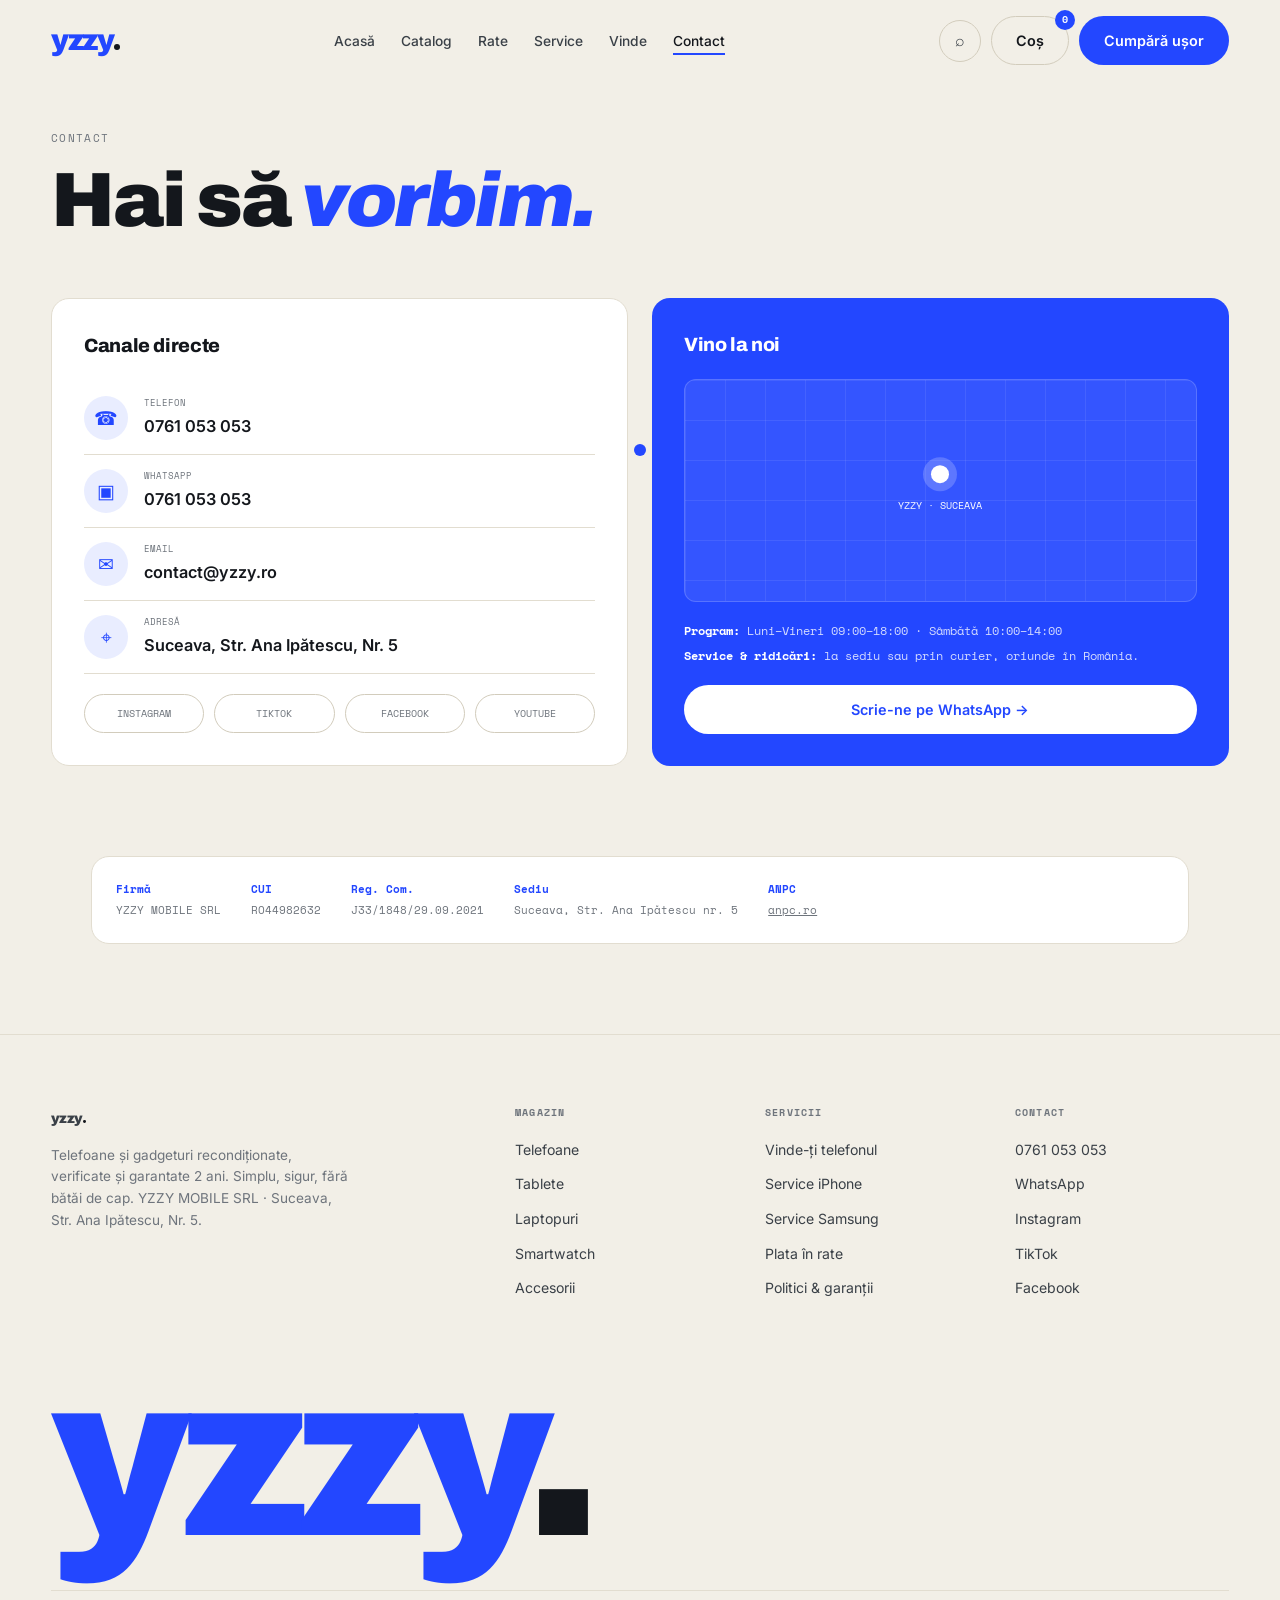
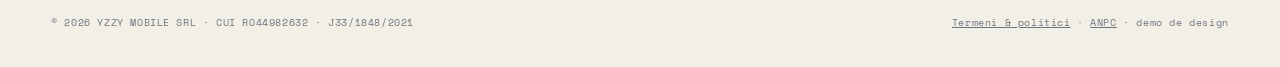
<file: contact.html>
<!DOCTYPE html>
<html lang="ro">
<head>
<meta charset="UTF-8">
<meta name="viewport" content="width=device-width, initial-scale=1.0">
<title>Contact — YZZY · Suceava</title>
<meta name="description" content="Contactează YZZY: telefon 0761 053 053, WhatsApp, email, sediu în Suceava, Str. Ana Ipătescu nr. 5.">
<link rel="stylesheet" href="theme.css?v=2">
<style>
.ct-hero{padding:130px 4vw 40px}
.ct-hero h1{font-size:clamp(2.6rem,6vw,5rem)}
.ct-grid{display:grid;grid-template-columns:1fr 1fr;gap:24px;padding:20px 4vw 90px}
@media(max-width:900px){.ct-grid{grid-template-columns:1fr}}
.ct-card{background:var(--card);border:1px solid var(--line);border-radius:var(--radius);padding:32px}
.ct-card h3{font-family:var(--f-display);font-weight:800;font-size:1.2rem;margin-bottom:20px;letter-spacing:-.02em}
.ct-item{display:flex;gap:16px;align-items:center;padding:14px 0;border-bottom:1px solid var(--line);text-decoration:none;color:var(--ink);transition:color .2s}
.ct-item:last-child{border-bottom:none}
.ct-item:hover{color:var(--blue)}
.ct-item .ic{width:44px;height:44px;border-radius:50%;background:var(--blue-tint);display:grid;place-items:center;font-size:1.2rem;flex:none;color:var(--blue)}
.ct-item .lbl{font-family:var(--f-mono);font-size:.58rem;text-transform:uppercase;color:var(--ink-soft);display:block;margin-bottom:2px}
.ct-item b{font-size:1.02rem;font-weight:600}
.socials{display:flex;gap:10px;margin-top:20px}
.socials a{flex:1;text-align:center;border:1.5px solid var(--line-2);border-radius:100px;padding:11px;font-family:var(--f-mono);font-size:.6rem;text-transform:uppercase;color:var(--ink-soft);text-decoration:none;transition:all .2s}
.socials a:hover{border-color:var(--blue);color:var(--blue)}
.map-card{background:var(--blue);color:#fff;border-radius:var(--radius);padding:32px;display:flex;flex-direction:column}
.map-vis{flex:1;min-height:220px;border-radius:12px;background:rgba(255,255,255,.08);position:relative;margin-bottom:20px;overflow:hidden;border:1px solid rgba(255,255,255,.18)}
.map-vis::before{content:"";position:absolute;inset:0;background-image:linear-gradient(rgba(255,255,255,.08) 1px,transparent 1px),linear-gradient(90deg,rgba(255,255,255,.08) 1px,transparent 1px);background-size:40px 40px}
.map-pin{position:absolute;top:50%;left:50%;transform:translate(-50%,-50%);text-align:center}
.map-pin .dot{width:18px;height:18px;border-radius:50%;background:#fff;margin:0 auto 8px;box-shadow:0 0 0 8px rgba(255,255,255,.2)}
.map-pin span{font-family:var(--f-mono);font-size:.6rem;text-transform:uppercase}
.map-card h3{font-family:var(--f-display);font-weight:800;font-size:1.2rem;margin-bottom:18px;letter-spacing:-.02em}
.hours{font-family:var(--f-mono);font-size:.72rem;color:rgba(255,255,255,.8)}
.hours b{color:#fff}
.map-card .btn{background:#fff;color:var(--blue)}
.legal-strip{padding:0 4vw 90px;max-width:1200px;margin:0 auto}
.legal-strip .lbox{background:var(--card);border:1px solid var(--line);border-radius:var(--radius);padding:24px;display:flex;gap:30px;flex-wrap:wrap;font-family:var(--f-mono);font-size:.66rem;color:var(--ink-soft)}
.legal-strip .lbox b{color:var(--blue);display:block;margin-bottom:4px}
</style>
</head>
<body>
<nav id="nav"></nav>

<header class="ct-hero">
  <span class="sec-num" style="display:block;margin-bottom:16px">CONTACT</span>
  <h1 class="display">Hai să <em class="blue">vorbim.</em></h1>
</header>

<div class="ct-grid">
  <div class="ct-card reveal">
    <h3>Canale directe</h3>
    <a class="ct-item" href="tel:0761053053"><span class="ic">☎</span><span><span class="lbl">Telefon</span><b>0761 053 053</b></span></a>
    <a class="ct-item" href="https://wa.me/+40761053053"><span class="ic">▣</span><span><span class="lbl">WhatsApp</span><b>0761 053 053</b></span></a>
    <a class="ct-item" href="mailto:contact@yzzy.ro"><span class="ic">✉</span><span><span class="lbl">Email</span><b>contact@yzzy.ro</b></span></a>
    <a class="ct-item" href="https://yzzy.ro/contact/" target="_blank" rel="noopener"><span class="ic">⌖</span><span><span class="lbl">Adresă</span><b>Suceava, Str. Ana Ipătescu, Nr. 5</b></span></a>
    <div class="socials">
      <a href="https://www.instagram.com/yzzy.ro/">Instagram</a>
      <a href="https://www.tiktok.com/@yzzy.ro">TikTok</a>
      <a href="https://www.facebook.com/yzzy.mobile">Facebook</a>
      <a href="https://www.youtube.com/@yzzy.mobile">YouTube</a>
    </div>
  </div>
  <div class="map-card reveal">
    <h3>Vino la noi</h3>
    <div class="map-vis"><div class="map-pin"><div class="dot"></div><span>YZZY · Suceava</span></div></div>
    <p class="hours"><b>Program:</b> Luni–Vineri 09:00–18:00 · Sâmbătă 10:00–14:00</p>
    <p class="hours" style="margin-top:6px"><b>Service & ridicări:</b> la sediu sau prin curier, oriunde în România.</p>
    <a class="btn" href="https://wa.me/+40761053053" style="margin-top:20px;justify-content:center">Scrie-ne pe WhatsApp →</a>
  </div>
</div>

<div class="legal-strip reveal">
  <div class="lbox">
    <div><b>Firmă</b>YZZY MOBILE SRL</div>
    <div><b>CUI</b>RO44982632</div>
    <div><b>Reg. Com.</b>J33/1848/29.09.2021</div>
    <div><b>Sediu</b>Suceava, Str. Ana Ipătescu nr. 5</div>
    <div><b>ANPC</b><a href="https://anpc.ro/" target="_blank" rel="noopener" style="color:var(--ink-soft)">anpc.ro</a></div>
  </div>
</div>

<footer id="footer"></footer>

<script src="data/catalog.js?v=2"></script>
<script src="app.js?v=2"></script>
<script>
renderNav('contact.html');
renderFooter(document.getElementById('footer'));
initReveal();
</script>
</body>
</html>
</file>
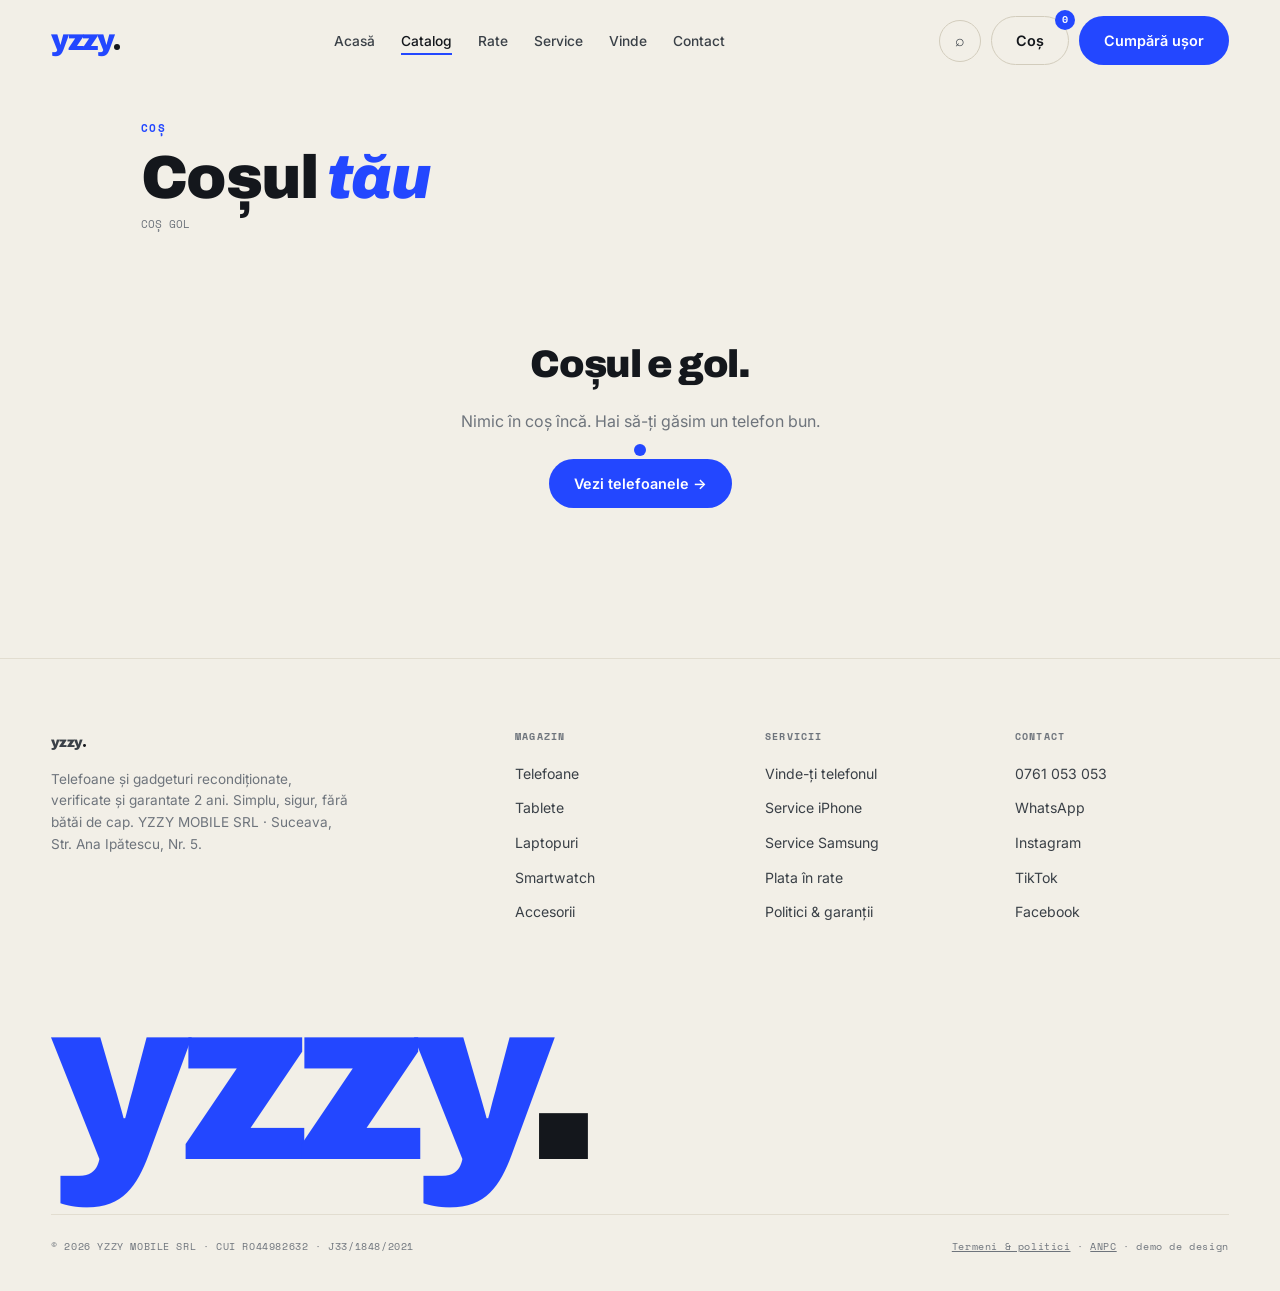
<file: cos.html>
<!DOCTYPE html>
<html lang="ro">
<head>
<meta charset="UTF-8">
<meta name="viewport" content="width=device-width, initial-scale=1.0">
<title>Coșul tău — YZZY</title>
<link rel="stylesheet" href="theme.css?v=2">
<style>
.cos{padding:120px 4vw 90px;max-width:1100px;margin:0 auto}
.cos h1{font-size:clamp(2.2rem,5vw,3.8rem);margin-bottom:8px}
.cos-sub{font-family:var(--f-mono);font-size:.68rem;text-transform:uppercase;color:var(--ink-soft);margin-bottom:40px}
.cos-grid{display:grid;grid-template-columns:1fr 360px;gap:28px;align-items:start}
@media(max-width:900px){.cos-grid{grid-template-columns:1fr}}
.ci-item{display:grid;grid-template-columns:90px 1fr auto;gap:18px;align-items:center;background:var(--card);border:1px solid var(--line);border-radius:var(--radius);padding:16px;margin-bottom:12px}
.ci-thumb{width:90px;height:90px;border-radius:12px;background:var(--paper);display:grid;place-items:center;padding:10px}
.ci-thumb img{max-width:100%;max-height:100%;object-fit:contain;mix-blend-mode:multiply}
.ci-info b{display:block;font-size:1rem;margin-bottom:4px;font-weight:600}
.ci-info .meta{font-family:var(--f-mono);font-size:.6rem;text-transform:uppercase;color:var(--ink-soft)}
.ci-info .price{font-family:var(--f-display);font-weight:800;color:var(--ink);margin-top:8px;font-size:1.2rem;letter-spacing:-.02em}
.ci-right{display:flex;flex-direction:column;align-items:flex-end;gap:12px}
.ci-right .qty{display:flex;align-items:center;border:1.5px solid var(--line-2);border-radius:100px;overflow:hidden}
.ci-right .qty button{width:34px;height:36px;background:none;border:none;color:var(--blue);cursor:none}
.ci-right .qty span{width:34px;text-align:center;font-family:var(--f-display);font-weight:800}
.ci-right .rm{background:none;border:none;color:var(--ink-soft);font-family:var(--f-mono);font-size:.6rem;text-transform:uppercase;cursor:none}
.ci-right .rm:hover{color:#D6453C}
.summary{background:var(--card);border:1px solid var(--line);border-radius:var(--radius);padding:26px;position:sticky;top:90px}
.summary h3{font-family:var(--f-display);font-weight:800;font-size:1.3rem;margin-bottom:18px;letter-spacing:-.02em}
.sum-row{display:flex;justify-content:space-between;padding:9px 0;font-size:.9rem;color:var(--ink-soft)}
.sum-row.total{border-top:1px solid var(--line);margin-top:8px;padding-top:16px;font-family:var(--f-display);font-weight:900;font-size:1.5rem;color:var(--ink);letter-spacing:-.03em}
.sum-row.total span:last-child{color:var(--blue)}
.sum-perks{margin:18px 0;display:flex;flex-direction:column;gap:8px}
.sum-perks div{font-family:var(--f-mono);font-size:.62rem;text-transform:uppercase;color:var(--ink-soft)}
.sum-perks b{color:var(--ok)}
.empty-cos{text-align:center;padding:60px 0}
.empty-cos .big{font-family:var(--f-display);font-weight:900;font-size:2.4rem;color:var(--ink);margin-bottom:14px;letter-spacing:-.03em}
.rate-pills{display:flex;gap:6px;margin-top:14px;flex-wrap:wrap}
.rate-pills img{height:20px;background:#fff;border:1px solid var(--line);border-radius:5px;padding:2px 6px}
</style>
</head>
<body>
<nav id="nav"></nav>

<main class="cos">
  <span class="sec-num" style="display:block;margin-bottom:12px"><b>COȘ</b></span>
  <h1 class="display">Coșul <em class="blue">tău</em></h1>
  <p class="cos-sub" id="ciCount">— produse</p>
  <div id="cosBody"></div>
</main>

<footer id="footer"></footer>

<script src="data/catalog.js?v=2"></script>
<script src="app.js?v=2"></script>
<script>
renderNav('catalog.html');
renderFooter(document.getElementById('footer'));

function render(){
  const body=document.getElementById('cosBody');
  const items=cart.map(it=>({...it,p:byId(it.id)})).filter(x=>x.p);
  document.getElementById('ciCount').textContent=items.length?`${items.reduce((s,i)=>s+i.qty,0)} produse în coș`:'Coș gol';
  if(!items.length){
    body.innerHTML=`<div class="empty-cos"><div class="big">Coșul e gol.</div>
      <p class="muted" style="margin-bottom:24px">Nimic în coș încă. Hai să-ți găsim un telefon bun.</p>
      <a class="btn btn-blue" href="catalog.html">Vezi telefoanele →</a></div>`;
    return;
  }
  const total=cartTotal();
  body.innerHTML=`<div class="cos-grid">
    <div id="ciList">${items.map(({p,qty})=>`
      <div class="ci-item" data-id="${p.id}">
        <a class="ci-thumb" href="produs.html?id=${p.id}"><img src="${p.thumb}" alt=""></a>
        <div class="ci-info">
          <b>${p.brand?p.brand+' ':''}${p.name}</b>
          <span class="meta">${p.condition} · garanție 2 ani</span>
          <span class="price">${fmtLei(p.price)}</span>
        </div>
        <div class="ci-right">
          <div class="qty"><button data-act="minus">−</button><span>${qty}</span><button data-act="plus">+</button></div>
          <button class="rm" data-act="rm">× scoate</button>
        </div>
      </div>`).join('')}</div>
    <aside class="summary">
      <h3>Sumar</h3>
      <div class="sum-row"><span>Subtotal (${items.reduce((s,i)=>s+i.qty,0)} produse)</span><span>${fmtLei(total)}</span></div>
      <div class="sum-row"><span>Livrare</span><span class="blue">Gratuită · 24h</span></div>
      <div class="sum-row total"><span>Total</span><span>${fmtLei(total)}</span></div>
      <div class="sum-perks">
        <div><b>✓</b> Garanție 2 ani inclusă</div>
        <div><b>✓</b> Retur gratuit 30 de zile</div>
        <div><b>✓</b> Plată în rate disponibilă</div>
      </div>
      <a class="btn btn-blue" href="plata.html" style="width:100%;justify-content:center">Finalizează →</a>
      <div class="rate-pills">
        <img src="https://yzzy.ro/wp-content/uploads/2025/02/logo-unicredit-contrast-alb-2.jpg" alt="UniCredit">
        <img src="https://yzzy.ro/wp-content/uploads/2025/02/Logo-Smart-by-BT-Direct-1-300x115.webp" alt="Smart by BT">
        <img src="https://yzzy.ro/wp-content/uploads/2025/06/LP-logo-small-300x86.png" alt="LeanPay">
        <img src="https://yzzy.ro/wp-content/uploads/2025/02/tbi-bank-logo.webp" alt="TBI">
      </div>
    </aside>
  </div>`;
  document.getElementById('ciList').addEventListener('click',e=>{
    const btn=e.target.closest('[data-act]');if(!btn)return;
    const id=btn.closest('.ci-item').dataset.id,it=cart.find(x=>x.id===id);if(!it)return;
    if(btn.dataset.act==='plus')setQty(id,it.qty+1);
    else if(btn.dataset.act==='minus')setQty(id,it.qty-1);
    else setQty(id,0);
    render();
  });
}
render();
</script>
</body>
</html>
</file>
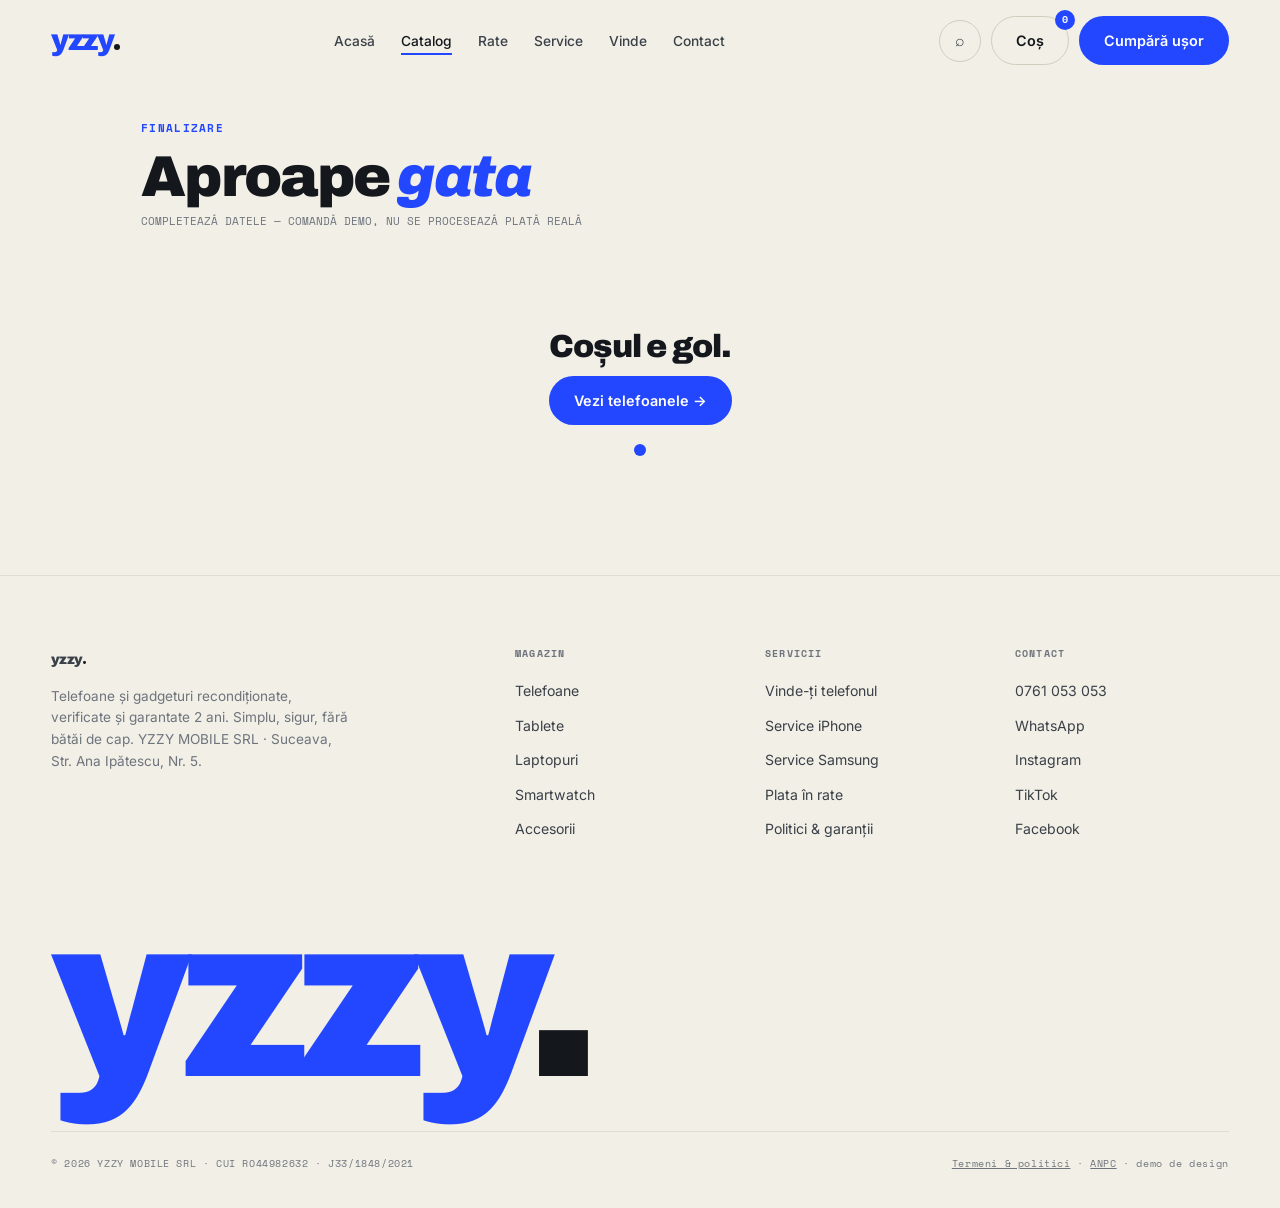
<file: plata.html>
<!DOCTYPE html>
<html lang="ro">
<head>
<meta charset="UTF-8">
<meta name="viewport" content="width=device-width, initial-scale=1.0">
<title>Finalizează comanda — YZZY</title>
<link rel="stylesheet" href="theme.css?v=2">
<style>
.pay{padding:120px 4vw 90px;max-width:1100px;margin:0 auto}
.pay h1{font-size:clamp(2rem,5vw,3.6rem);margin-bottom:8px}
.pay-sub{font-family:var(--f-mono);font-size:.68rem;text-transform:uppercase;color:var(--ink-soft);margin-bottom:40px}
.pay-grid{display:grid;grid-template-columns:1fr 380px;gap:28px;align-items:start}
@media(max-width:900px){.pay-grid{grid-template-columns:1fr}}
.fieldset{background:var(--card);border:1px solid var(--line);border-radius:var(--radius);padding:26px;margin-bottom:18px}
.fieldset h3{font-family:var(--f-display);font-weight:800;font-size:1.1rem;margin-bottom:6px;display:flex;align-items:center;gap:10px;letter-spacing:-.02em}
.fieldset h3 .step{width:26px;height:26px;border-radius:50%;background:var(--blue);color:#fff;display:grid;place-items:center;font-size:.8rem;font-family:var(--f-display);font-weight:800}
.fieldset p.hint{font-family:var(--f-mono);font-size:.6rem;text-transform:uppercase;color:var(--ink-soft);margin-bottom:18px}
.frow{display:grid;grid-template-columns:1fr 1fr;gap:12px;margin-bottom:12px}
.frow.one{grid-template-columns:1fr}
label{display:block;font-family:var(--f-mono);font-size:.58rem;text-transform:uppercase;color:var(--ink-soft);margin-bottom:6px}
input,select{width:100%;background:var(--paper);border:1.5px solid var(--line-2);color:var(--ink);font-family:var(--f-text);font-size:.92rem;padding:12px 14px;border-radius:10px;outline:none;transition:border-color .2s,background .2s}
input:focus,select:focus{border-color:var(--blue);background:#fff}
.pay-methods{display:flex;flex-direction:column;gap:10px}
.pm{display:flex;align-items:center;gap:14px;border:1.5px solid var(--line-2);border-radius:12px;padding:14px 16px;cursor:none;transition:border-color .2s,background .2s}
.pm:hover{border-color:var(--ink-soft)}
.pm.active{border-color:var(--blue);background:var(--blue-tint)}
.pm input{width:auto}
.pm .pm-label{flex:1}
.pm .pm-label b{display:block;font-size:.94rem;font-weight:600}
.pm .pm-label span{font-family:var(--f-mono);font-size:.58rem;text-transform:uppercase;color:var(--ink-soft)}
.rate-detail{display:none;padding:16px;background:var(--paper);border-radius:10px;margin-top:6px}
.rate-detail.show{display:block}
.rate-detail .partners{display:grid;grid-template-columns:repeat(4,1fr);gap:8px;margin-bottom:14px}
.rate-detail .partners a{background:#fff;border:1px solid var(--line);border-radius:8px;padding:10px;display:grid;place-items:center;min-height:50px;transition:transform .2s,border-color .2s}
.rate-detail .partners a:hover{transform:translateY(-2px);border-color:var(--blue)}
.rate-detail .partners img{max-height:26px;max-width:100%}
.rate-months{display:flex;gap:8px;margin:10px 0;flex-wrap:wrap}
.rate-months button{font-family:var(--f-mono);font-size:.66rem;padding:8px 14px;border-radius:100px;border:1.5px solid var(--line-2);background:#fff;color:var(--ink-soft);cursor:none}
.rate-months button.active{background:var(--blue);color:#fff;border-color:var(--blue)}
.rate-out{font-family:var(--f-display);font-weight:900;color:var(--blue);font-size:1.5rem;letter-spacing:-.02em}
.pass{background:var(--card);border:1px solid var(--line);border-radius:var(--radius);overflow:hidden;position:sticky;top:90px}
.pass-head{background:var(--ink);color:var(--paper);padding:18px 22px;display:flex;justify-content:space-between;align-items:center}
.pass-head b{font-family:var(--f-display);font-weight:800;font-size:1rem;letter-spacing:-.02em}
.pass-head .code{font-family:var(--f-mono);font-size:.62rem;color:#8FA6FF}
.pass-body{padding:22px}
.pass-item{display:flex;justify-content:space-between;gap:12px;padding:8px 0;font-size:.84rem;color:var(--ink-soft);border-bottom:1px solid var(--line)}
.pass-item:last-of-type{border-bottom:none}
.pass-item b{color:var(--ink);font-weight:500}
.pass-item .q{font-family:var(--f-mono);font-size:.6rem;color:var(--blue)}
.pass-total{display:flex;justify-content:space-between;border-top:1px solid var(--line);margin-top:10px;padding-top:16px;font-family:var(--f-display);font-weight:900;font-size:1.5rem;letter-spacing:-.03em}
.pass-total span:last-child{color:var(--blue)}
.note{font-family:var(--f-mono);font-size:.56rem;text-transform:uppercase;color:var(--ink-soft);text-align:center;margin-top:14px;line-height:1.6}
.confirm{display:none;text-align:center;padding:40px 0}
.confirm.show{display:block}
.confirm .tick{width:84px;height:84px;border-radius:50%;background:var(--blue);color:#fff;display:grid;place-items:center;font-size:2.6rem;margin:0 auto 24px;font-family:var(--f-display)}
.confirm h2{font-size:clamp(2rem,5vw,3.4rem);margin-bottom:12px}
.confirm p{color:var(--ink-soft);max-width:420px;margin:0 auto 8px}
.confirm .pnr{font-family:var(--f-display);font-weight:900;color:var(--blue);font-size:1.8rem;margin:18px 0;letter-spacing:-.02em}
</style>
</head>
<body>
<nav id="nav"></nav>

<main class="pay">
  <span class="sec-num" style="display:block;margin-bottom:12px"><b>FINALIZARE</b></span>
  <h1 class="display" id="payTitle">Aproape <em class="blue">gata</em></h1>
  <p class="pay-sub" id="paySub">Completează datele — comandă demo, nu se procesează plată reală</p>
  <div id="payBody"></div>
</main>

<footer id="footer"></footer>

<script src="data/catalog.js?v=2"></script>
<script src="app.js?v=2"></script>
<script>
renderNav('catalog.html');
renderFooter(document.getElementById('footer'));

const items=cart.map(it=>({...it,p:byId(it.id)})).filter(x=>x.p);
const body=document.getElementById('payBody');

if(!items.length){
  body.innerHTML=`<div style="text-align:center;padding:60px 0">
    <p class="display" style="font-size:2rem;color:var(--ink);margin-bottom:14px">Coșul e gol.</p>
    <a class="btn btn-blue" href="catalog.html">Vezi telefoanele →</a></div>`;
}else{
  const total=cartTotal();
  body.innerHTML=`<div class="pay-grid">
    <div>
      <div class="fieldset">
        <h3><span class="step">1</span> Date de contact</h3>
        <p class="hint">Cui îi livrăm comanda</p>
        <div class="frow"><div><label>Nume</label><input id="fNume" placeholder="Andrei"></div><div><label>Prenume</label><input id="fPren" placeholder="Popescu"></div></div>
        <div class="frow"><div><label>Email</label><input id="fMail" type="email" placeholder="andrei@email.ro"></div><div><label>Telefon</label><input id="fTel" placeholder="07xx xxx xxx"></div></div>
      </div>
      <div class="fieldset">
        <h3><span class="step">2</span> Adresă de livrare</h3>
        <p class="hint">Unde ajunge coletul</p>
        <div class="frow one"><div><label>Adresă</label><input id="fAdr" placeholder="Str. Exemplu nr. 10, bl. A, ap. 5"></div></div>
        <div class="frow"><div><label>Oraș</label><input id="fOras" placeholder="Suceava"></div><div><label>Județ</label><input id="fJud" placeholder="Suceava"></div></div>
      </div>
      <div class="fieldset">
        <h3><span class="step">3</span> Plată</h3>
        <p class="hint">Alege cum plătești</p>
        <div class="pay-methods">
          <label class="pm active"><input type="radio" name="pm" value="card" checked><span class="pm-label"><b>Card online</b><span>Plată securizată Netopia</span></span></label>
          <label class="pm"><input type="radio" name="pm" value="ramburs"><span class="pm-label"><b>Ramburs la livrare</b><span>Plătești curierului</span></span></label>
          <label class="pm" id="pmRate"><input type="radio" name="pm" value="rate"><span class="pm-label"><b>Plata în rate</b><span>Aprobare în câteva minute, 100% online</span></span></label>
        </div>
        <div class="rate-detail" id="rateDetail">
          <p class="hint">Alege finanțatorul (te ducem pe pagina lui)</p>
          <div class="partners">
            <a href="https://yzzy.ro/credit-100-online-prin-unicredit-consumer-financing/" target="_blank" rel="noopener"><img src="https://yzzy.ro/wp-content/uploads/2025/02/logo-unicredit-contrast-alb-2.jpg" alt="UniCredit"></a>
            <a href="https://yzzy.ro/" target="_blank" rel="noopener"><img src="https://yzzy.ro/wp-content/uploads/2025/02/Logo-Smart-by-BT-Direct-1-300x115.webp" alt="Smart by BT"></a>
            <a href="https://yzzy.ro/regulament-leanpay/" target="_blank" rel="noopener"><img src="https://yzzy.ro/wp-content/uploads/2025/06/LP-logo-small-300x86.png" alt="LeanPay"></a>
            <a href="https://yzzy.ro/" target="_blank" rel="noopener"><img src="https://yzzy.ro/wp-content/uploads/2025/02/tbi-bank-logo.webp" alt="TBI Bank"></a>
          </div>
          <div class="rate-months" id="rateMonths"></div>
          <div>Cost împărțit la rate: <span class="rate-out" id="rateOut"></span> <span class="muted mono" style="font-size:.6rem">/lună · estimare orientativă*</span></div>
          <p class="muted mono" style="font-size:.54rem;margin-top:8px;line-height:1.5">* Prețul împărțit la numărul de rate. Rata reală include dobânda și DAE stabilite de finanțator (ex. UniCredit: dobândă fixă 11–25%/an, DAE 14,93–46,01%).</p>
        </div>
      </div>
    </div>
    <aside class="pass">
      <div class="pass-head"><b>Comanda ta</b><span class="code">YZZY · 2026</span></div>
      <div class="pass-body">
        ${items.map(({p,qty})=>`<div class="pass-item"><b>${p.brand?p.brand+' ':''}${p.name}</b><span><span class="q">×${qty}</span> ${fmtLei(p.price*qty)}</span></div>`).join('')}
        <div class="pass-item"><span>Livrare</span><b class="blue">Gratuită · 24h</b></div>
        <div class="pass-total"><span>Total</span><span>${fmtLei(total)}</span></div>
        <button class="btn btn-blue" id="placeBtn" style="width:100%;justify-content:center;margin-top:18px">Trimite comanda →</button>
        <p class="note">Demo de design.<br>Comanda reală se procesează pe platforma YZZY.</p>
      </div>
    </aside>
  </div>`;

  document.querySelectorAll('.pm input').forEach(r=>r.addEventListener('change',()=>{
    document.querySelectorAll('.pm').forEach(x=>x.classList.remove('active'));
    r.closest('.pm').classList.add('active');
    document.getElementById('rateDetail').classList.toggle('show',r.value==='rate');
  }));
  const months=[6,12,18,24,36];
  document.getElementById('rateMonths').innerHTML=months.map((m,i)=>`<button class="${i===1?'active':''}" data-m="${m}">${m} rate</button>`).join('');
  const calcRate=m=>document.getElementById('rateOut').textContent=fmtLei(Math.round(total/m));
  calcRate(12);
  document.getElementById('rateMonths').addEventListener('click',e=>{
    const b=e.target.closest('[data-m]');if(!b)return;
    document.querySelectorAll('#rateMonths button').forEach(x=>x.classList.remove('active'));
    b.classList.add('active');calcRate(+b.dataset.m);
  });
  document.getElementById('placeBtn').addEventListener('click',()=>{
    const nume=document.getElementById('fNume').value.trim();
    if(!nume){toast('<b>●</b> Completează numele');document.getElementById('fNume').focus();return;}
    const pnr='YZ'+Math.abs(total*7%99999).toString().padStart(5,'0');
    cart=[];saveCart();updateCartBadge();
    document.getElementById('payTitle').innerHTML='Gata<em class="blue">.</em>';
    document.getElementById('paySub').textContent='Mulțumim! Comanda ta e pe drum.';
    body.innerHTML=`<div class="confirm show">
      <div class="tick">✓</div>
      <h2 class="display">Mulțumim, ${nume}<span class="dot">.</span></h2>
      <p>Comanda ta a fost înregistrată. Vei primi un email cu detaliile și ai garanție 2 ani la fiecare produs.</p>
      <div class="pnr">COD COMANDĂ · ${pnr}</div>
      <p class="muted mono" style="font-size:.6rem">Aceasta este o comandă demo. Pe site-ul real, plata se procesează prin Netopia / partenerii de rate.</p>
      <div style="margin-top:26px"><a class="btn btn-blue" href="catalog.html">Înapoi la catalog →</a></div>
    </div>`;
    scrollTo({top:0,behavior:'smooth'});
  });
}
</script>
</body>
</html>
</file>
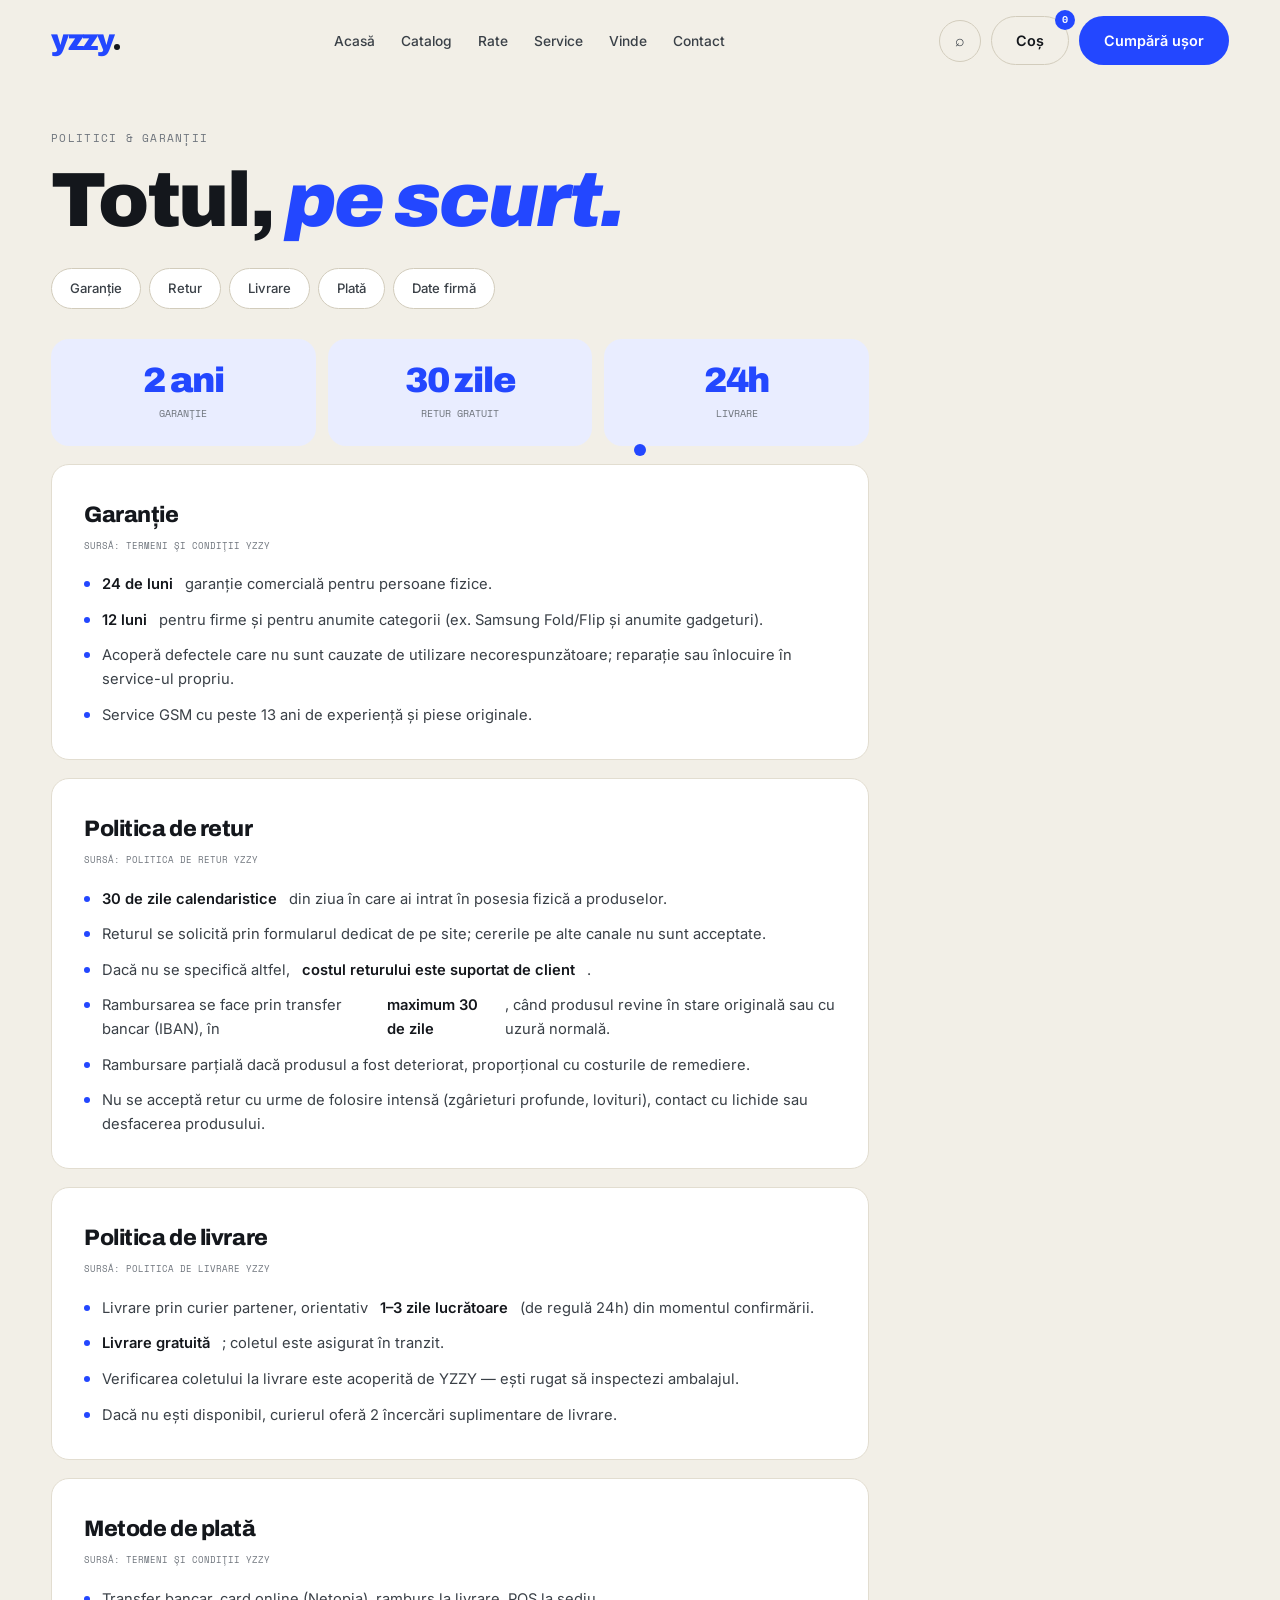
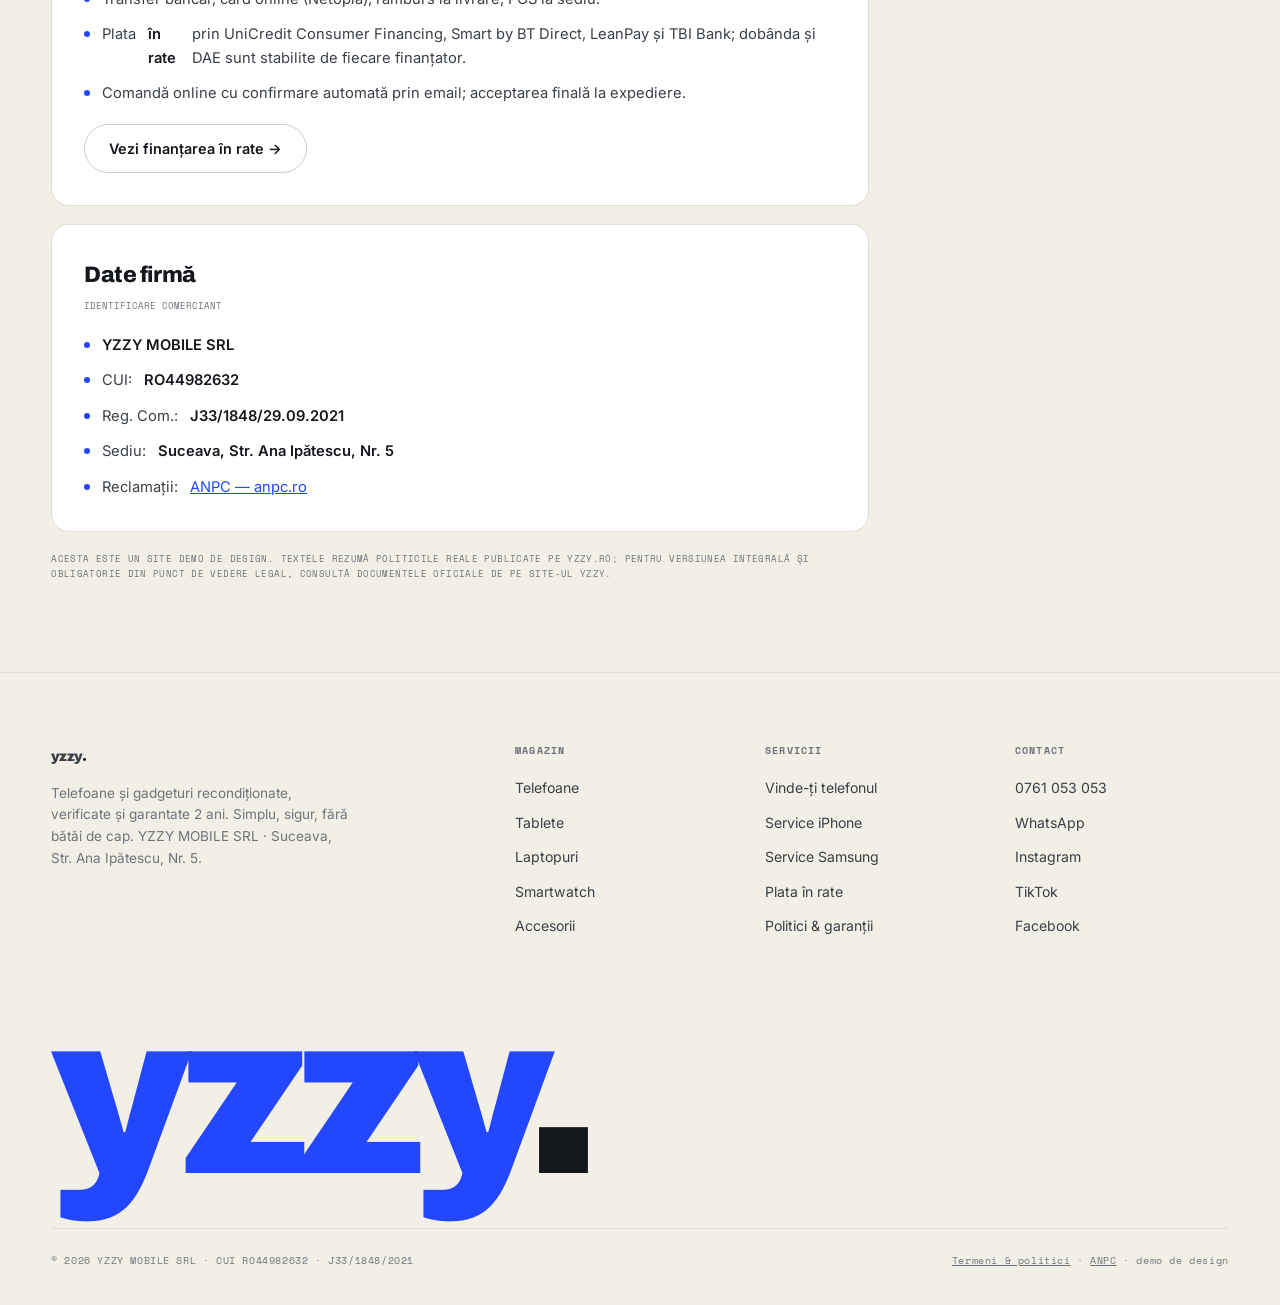
<file: politici.html>
<!DOCTYPE html>
<html lang="ro">
<head>
<meta charset="UTF-8">
<meta name="viewport" content="width=device-width, initial-scale=1.0">
<title>Politici & garanții — YZZY</title>
<meta name="description" content="Garanție 2 ani, retur 30 de zile, livrare 24h. Termenii, politica de retur și de livrare YZZY, pe scurt.">
<link rel="stylesheet" href="theme.css?v=2">
<style>
.pol-hero{padding:130px 4vw 30px}
.pol-hero h1{font-size:clamp(2.6rem,6vw,4.8rem)}
.pol-nav{display:flex;gap:8px;padding:0 4vw 30px;flex-wrap:wrap}
.pol-body{padding:0 4vw 90px;max-width:920px}
.pol-sec{background:var(--card);border:1px solid var(--line);border-radius:var(--radius);padding:32px;margin-bottom:18px;scroll-margin-top:90px}
.pol-sec h2{font-family:var(--f-display);font-weight:800;font-size:1.4rem;margin-bottom:6px;letter-spacing:-.02em}
.pol-sec .src{font-family:var(--f-mono);font-size:.58rem;text-transform:uppercase;color:var(--ink-soft);margin-bottom:20px}
.pol-sec ul{list-style:none;display:flex;flex-direction:column;gap:12px}
.pol-sec li{display:flex;gap:12px;color:var(--ink-2);font-size:.92rem;line-height:1.6}
.pol-sec li::before{content:"";width:6px;height:6px;border-radius:50%;background:var(--blue);flex:none;margin-top:8px}
.pol-sec li b{color:var(--ink);font-weight:600}
.warranty-band{display:grid;grid-template-columns:repeat(3,1fr);gap:12px;margin-bottom:18px}
@media(max-width:760px){.warranty-band{grid-template-columns:1fr}}
.wb{background:var(--blue-tint);border-radius:var(--radius);padding:24px;text-align:center}
.wb b{font-family:var(--f-display);font-weight:900;color:var(--blue);font-size:2.2rem;display:block;line-height:1;letter-spacing:-.03em}
.wb span{font-family:var(--f-mono);font-size:.6rem;text-transform:uppercase;color:var(--ink-soft);display:block;margin-top:8px}
</style>
</head>
<body>
<nav id="nav"></nav>

<header class="pol-hero">
  <span class="sec-num" style="display:block;margin-bottom:16px">POLITICI & GARANȚII</span>
  <h1 class="display">Totul, <em class="blue">pe scurt.</em></h1>
</header>

<div class="pol-nav">
  <a class="pill" href="#garantie">Garanție</a>
  <a class="pill" href="#retur">Retur</a>
  <a class="pill" href="#livrare">Livrare</a>
  <a class="pill" href="#plata">Plată</a>
  <a class="pill" href="#firma">Date firmă</a>
</div>

<main class="pol-body">
  <div class="warranty-band reveal">
    <div class="wb"><b>2 ani</b><span>garanție</span></div>
    <div class="wb"><b>30 zile</b><span>retur gratuit</span></div>
    <div class="wb"><b>24h</b><span>livrare</span></div>
  </div>

  <section class="pol-sec reveal" id="garantie">
    <h2>Garanție</h2>
    <p class="src">Sursă: Termeni și condiții YZZY</p>
    <ul>
      <li><b>24 de luni</b> garanție comercială pentru persoane fizice.</li>
      <li><b>12 luni</b> pentru firme și pentru anumite categorii (ex. Samsung Fold/Flip și anumite gadgeturi).</li>
      <li>Acoperă defectele care nu sunt cauzate de utilizare necorespunzătoare; reparație sau înlocuire în service-ul propriu.</li>
      <li>Service GSM cu peste 13 ani de experiență și piese originale.</li>
    </ul>
  </section>

  <section class="pol-sec reveal" id="retur">
    <h2>Politica de retur</h2>
    <p class="src">Sursă: Politica de retur YZZY</p>
    <ul>
      <li><b>30 de zile calendaristice</b> din ziua în care ai intrat în posesia fizică a produselor.</li>
      <li>Returul se solicită prin formularul dedicat de pe site; cererile pe alte canale nu sunt acceptate.</li>
      <li>Dacă nu se specifică altfel, <b>costul returului este suportat de client</b>.</li>
      <li>Rambursarea se face prin transfer bancar (IBAN), în <b>maximum 30 de zile</b>, când produsul revine în stare originală sau cu uzură normală.</li>
      <li>Rambursare parțială dacă produsul a fost deteriorat, proporțional cu costurile de remediere.</li>
      <li>Nu se acceptă retur cu urme de folosire intensă (zgârieturi profunde, lovituri), contact cu lichide sau desfacerea produsului.</li>
    </ul>
  </section>

  <section class="pol-sec reveal" id="livrare">
    <h2>Politica de livrare</h2>
    <p class="src">Sursă: Politica de livrare YZZY</p>
    <ul>
      <li>Livrare prin curier partener, orientativ <b>1–3 zile lucrătoare</b> (de regulă 24h) din momentul confirmării.</li>
      <li><b>Livrare gratuită</b>; coletul este asigurat în tranzit.</li>
      <li>Verificarea coletului la livrare este acoperită de YZZY — ești rugat să inspectezi ambalajul.</li>
      <li>Dacă nu ești disponibil, curierul oferă 2 încercări suplimentare de livrare.</li>
    </ul>
  </section>

  <section class="pol-sec reveal" id="plata">
    <h2>Metode de plată</h2>
    <p class="src">Sursă: Termeni și condiții YZZY</p>
    <ul>
      <li>Transfer bancar, card online (Netopia), ramburs la livrare, POS la sediu.</li>
      <li>Plata <b>în rate</b> prin UniCredit Consumer Financing, Smart by BT Direct, LeanPay și TBI Bank; dobânda și DAE sunt stabilite de fiecare finanțator.</li>
      <li>Comandă online cu confirmare automată prin email; acceptarea finală la expediere.</li>
    </ul>
    <a class="btn btn-ghost" href="rate.html" style="margin-top:18px">Vezi finanțarea în rate →</a>
  </section>

  <section class="pol-sec reveal" id="firma">
    <h2>Date firmă</h2>
    <p class="src">Identificare comerciant</p>
    <ul>
      <li><b>YZZY MOBILE SRL</b></li>
      <li>CUI: <b>RO44982632</b></li>
      <li>Reg. Com.: <b>J33/1848/29.09.2021</b></li>
      <li>Sediu: <b>Suceava, Str. Ana Ipătescu, Nr. 5</b></li>
      <li>Reclamații: <a href="https://anpc.ro/" target="_blank" rel="noopener" style="color:var(--blue)">ANPC — anpc.ro</a></li>
    </ul>
  </section>

  <p class="muted mono" style="font-size:.58rem;margin-top:20px">Acesta este un site demo de design. Textele rezumă politicile reale publicate pe yzzy.ro; pentru versiunea integrală și obligatorie din punct de vedere legal, consultă documentele oficiale de pe site-ul YZZY.</p>
</main>

<footer id="footer"></footer>

<script src="data/catalog.js?v=2"></script>
<script src="app.js?v=2"></script>
<script>
renderNav('');
renderFooter(document.getElementById('footer'));
initReveal();
if(location.hash){const t=document.querySelector(location.hash);if(t)setTimeout(()=>t.scrollIntoView({behavior:'smooth'}),150)}
</script>
</body>
</html>
</file>
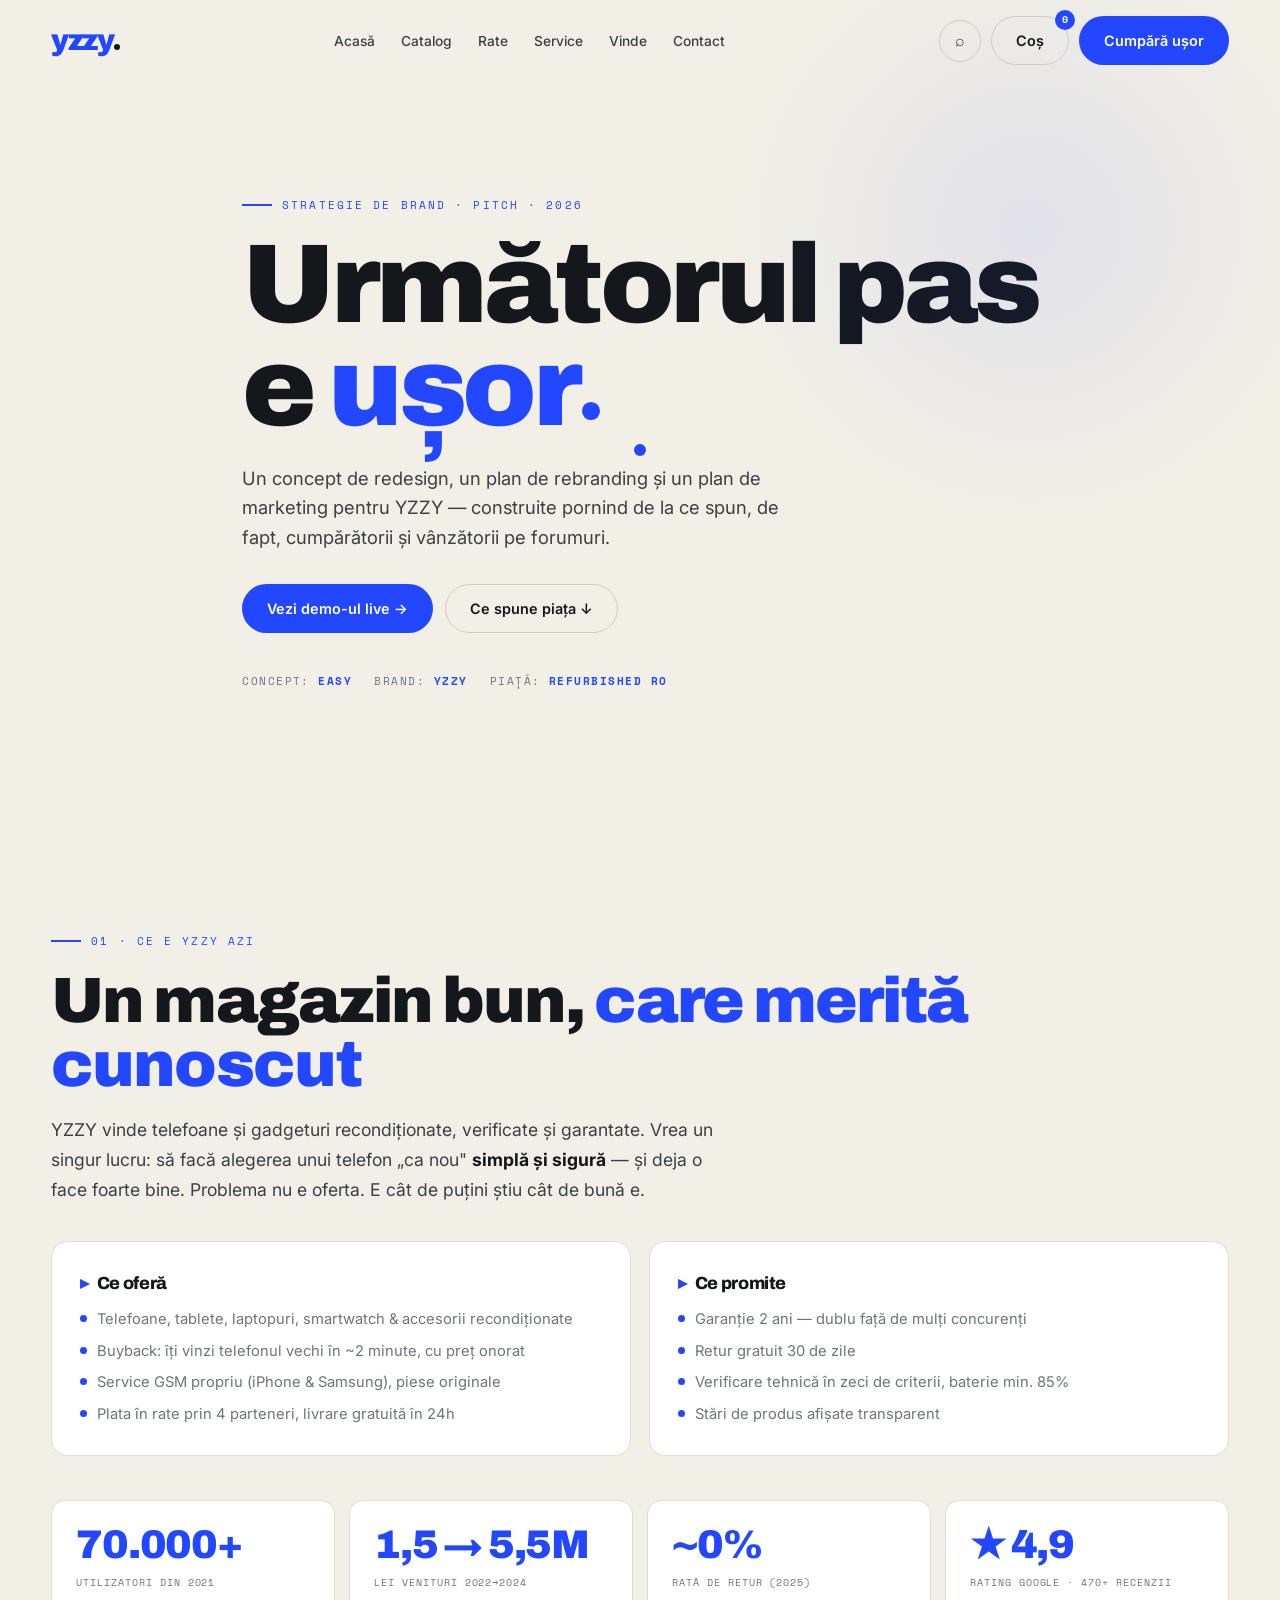
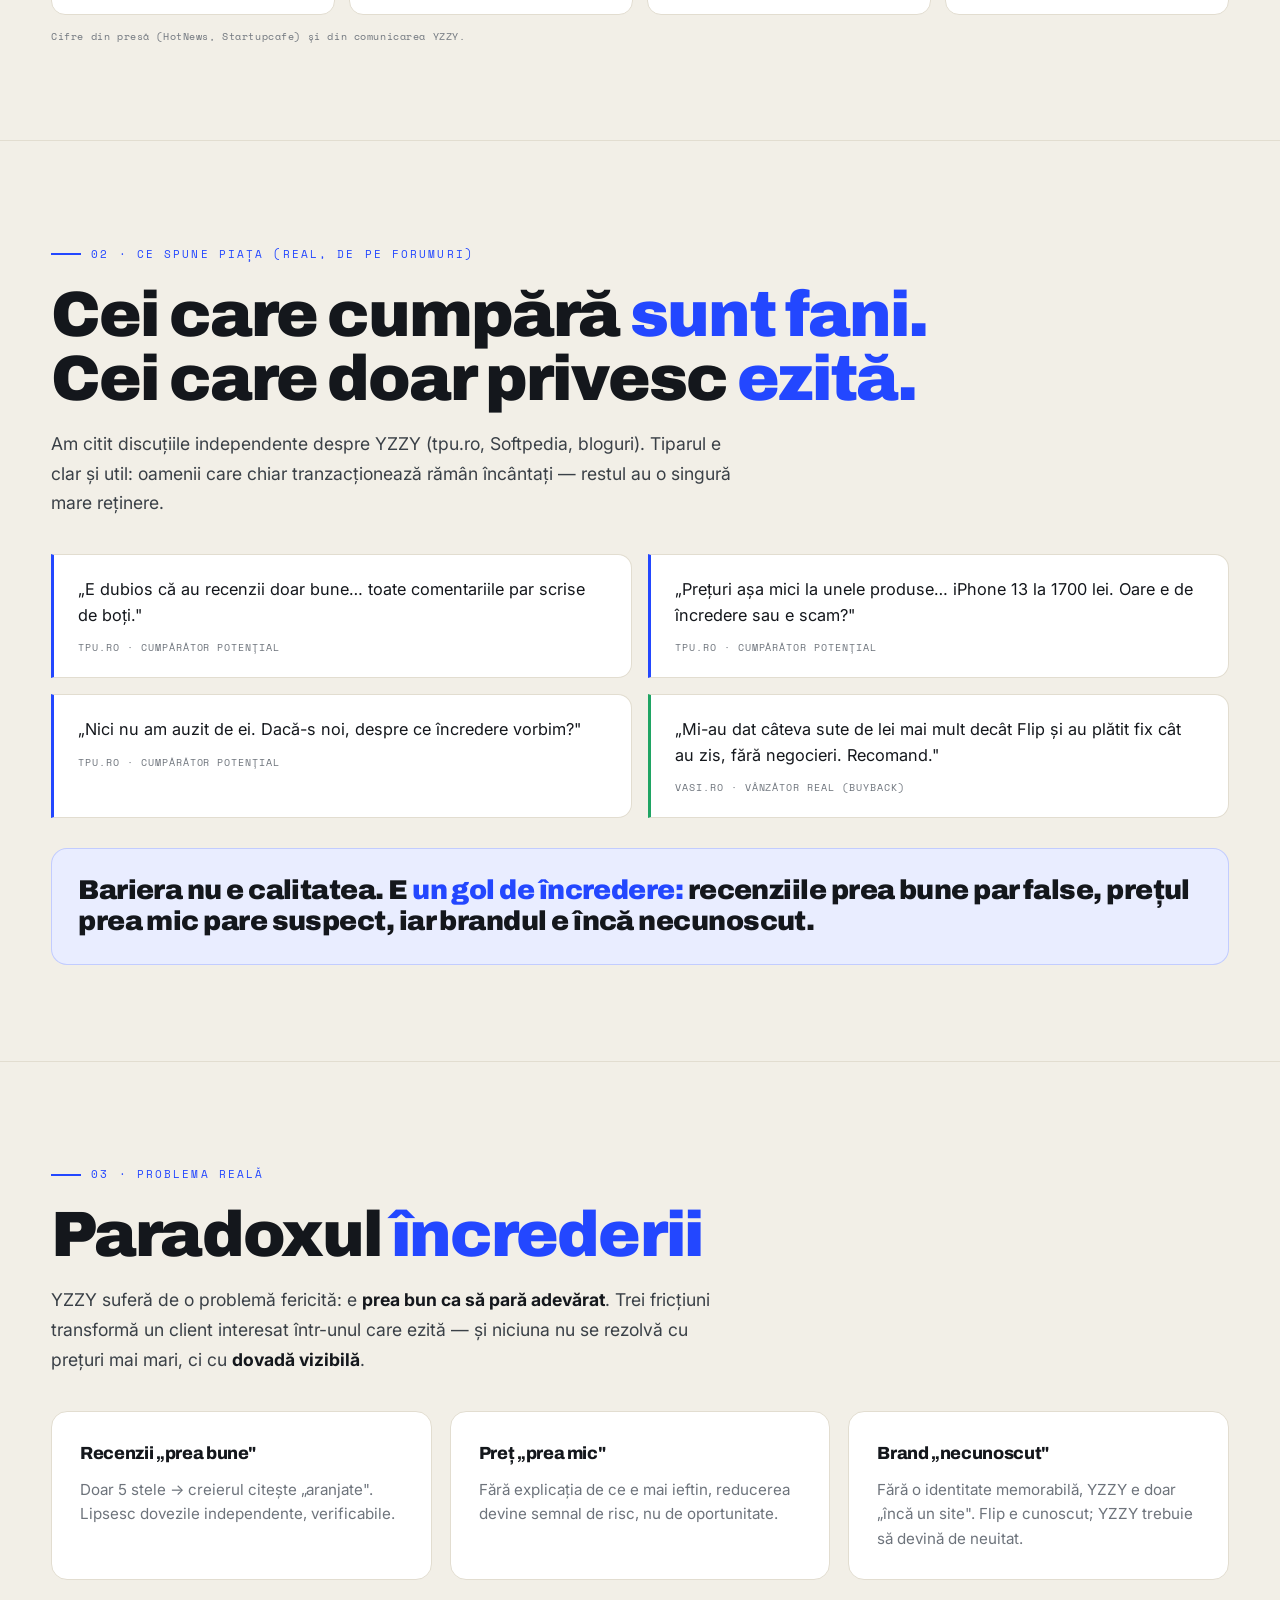
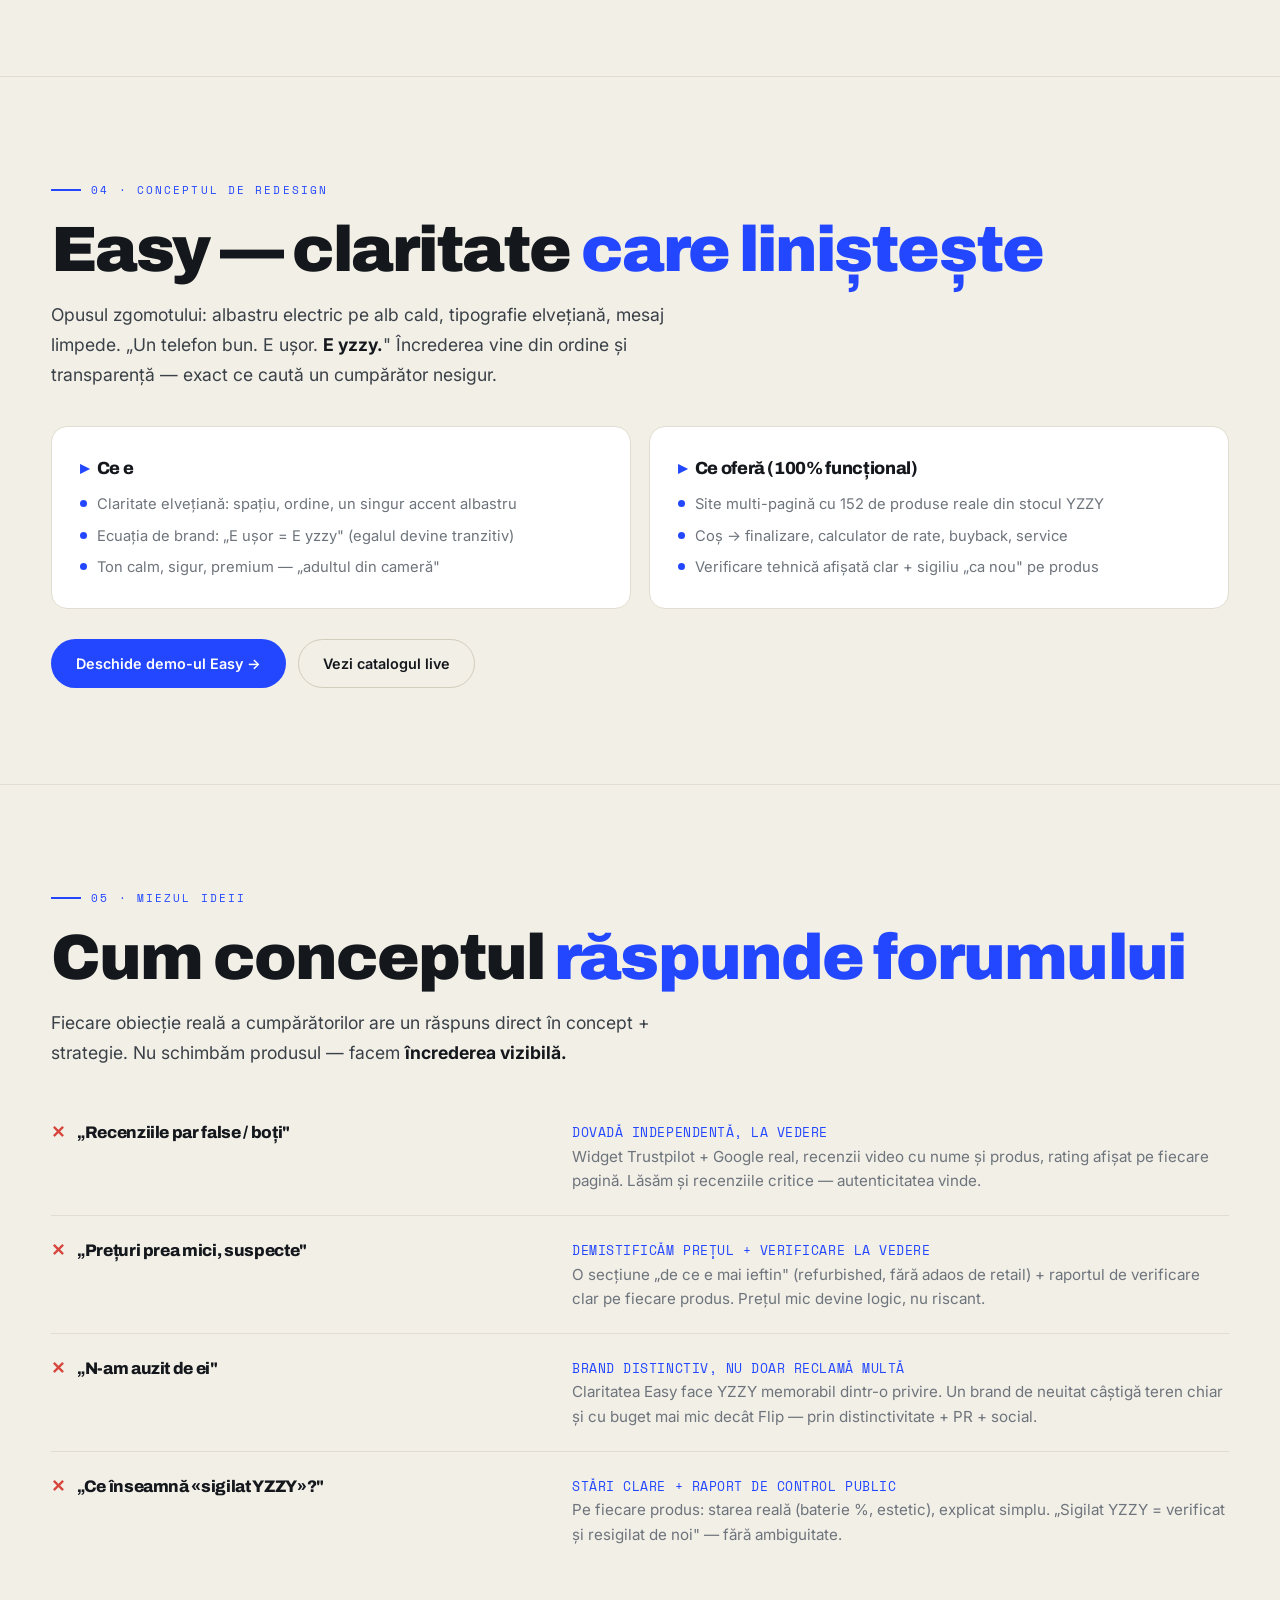
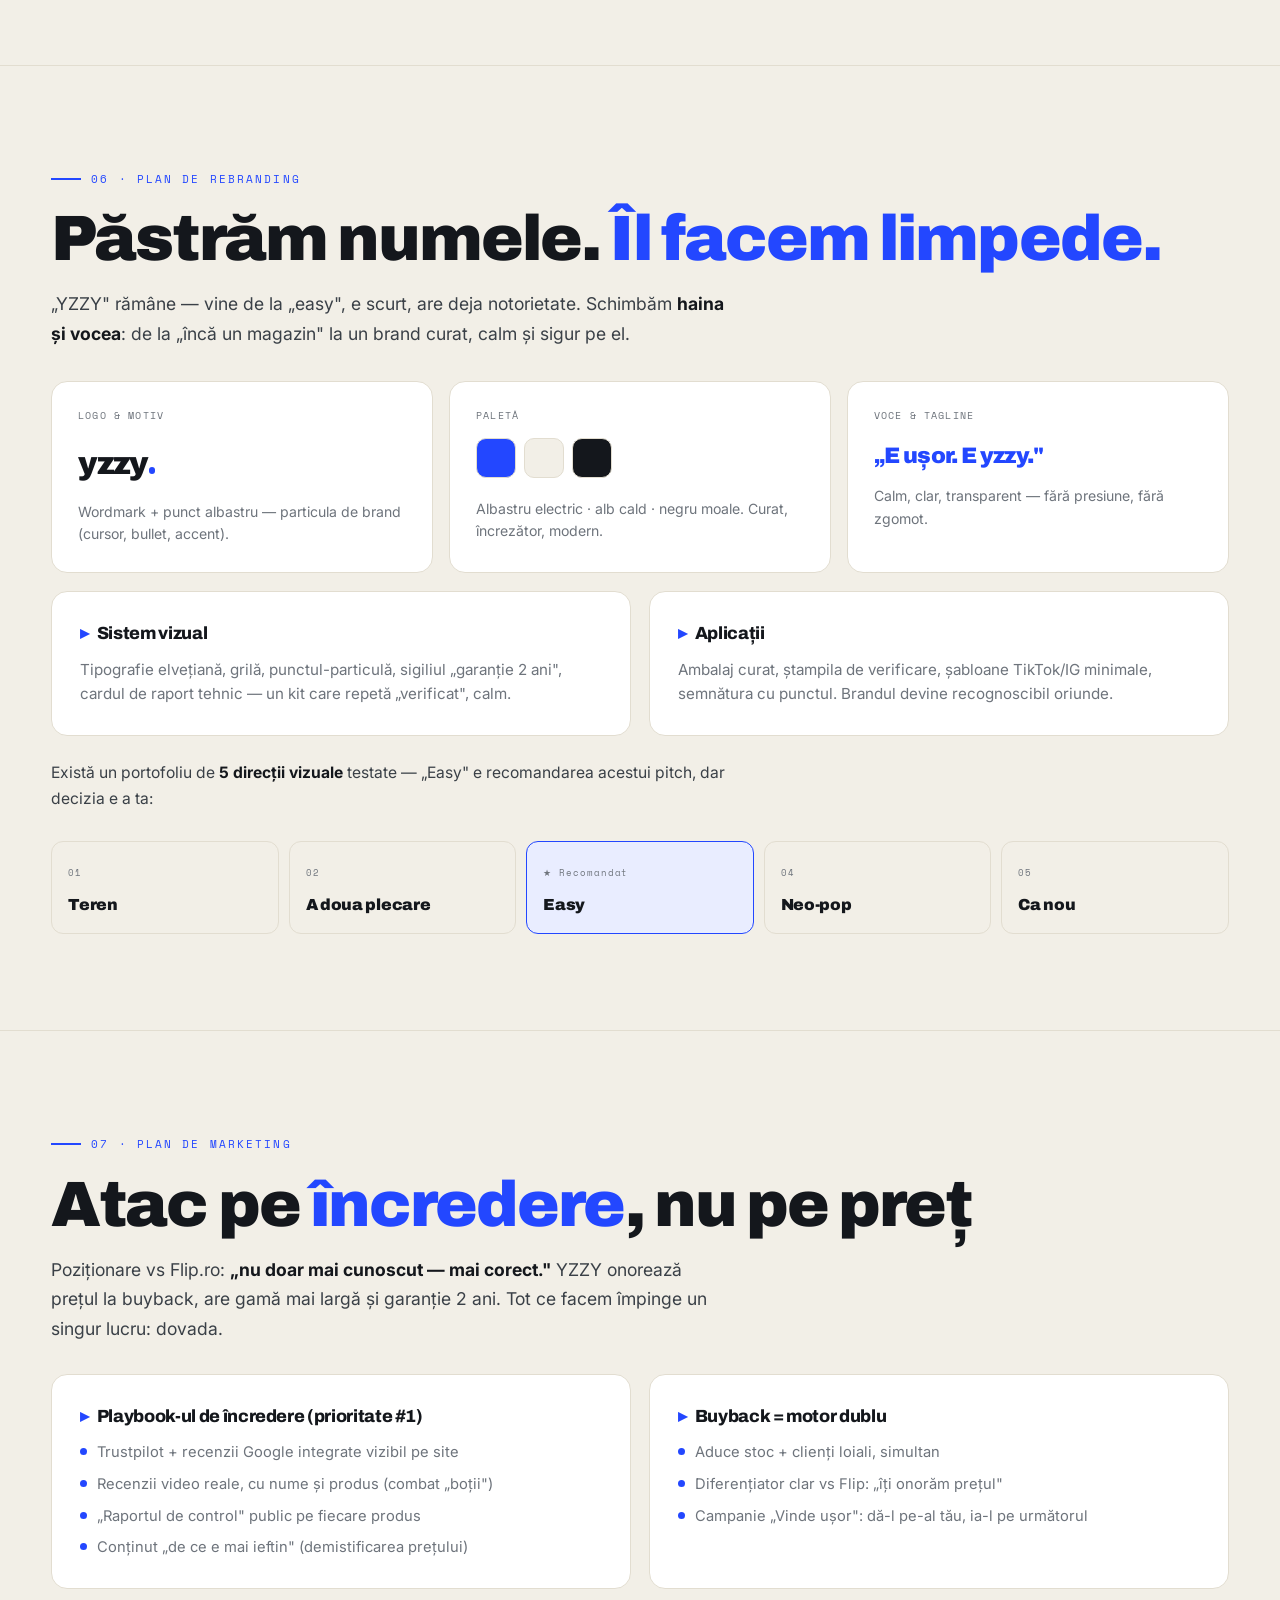
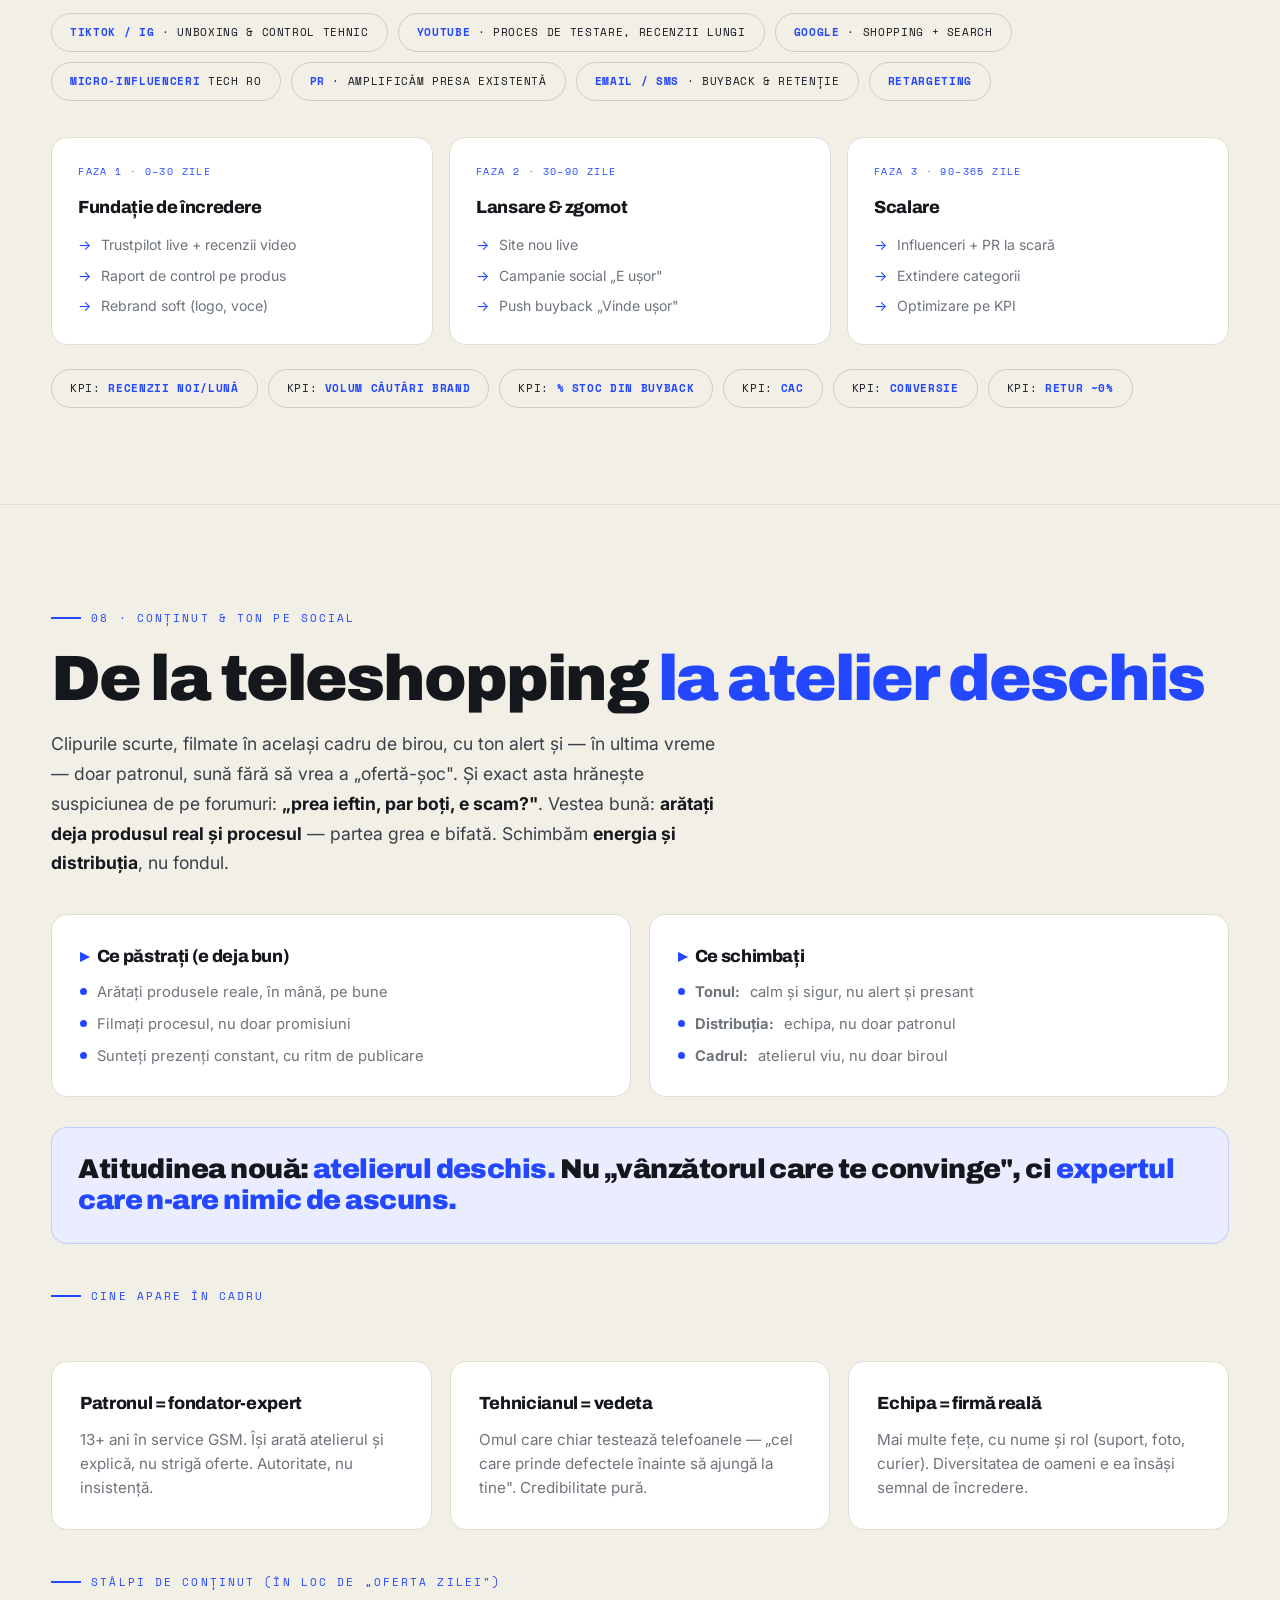
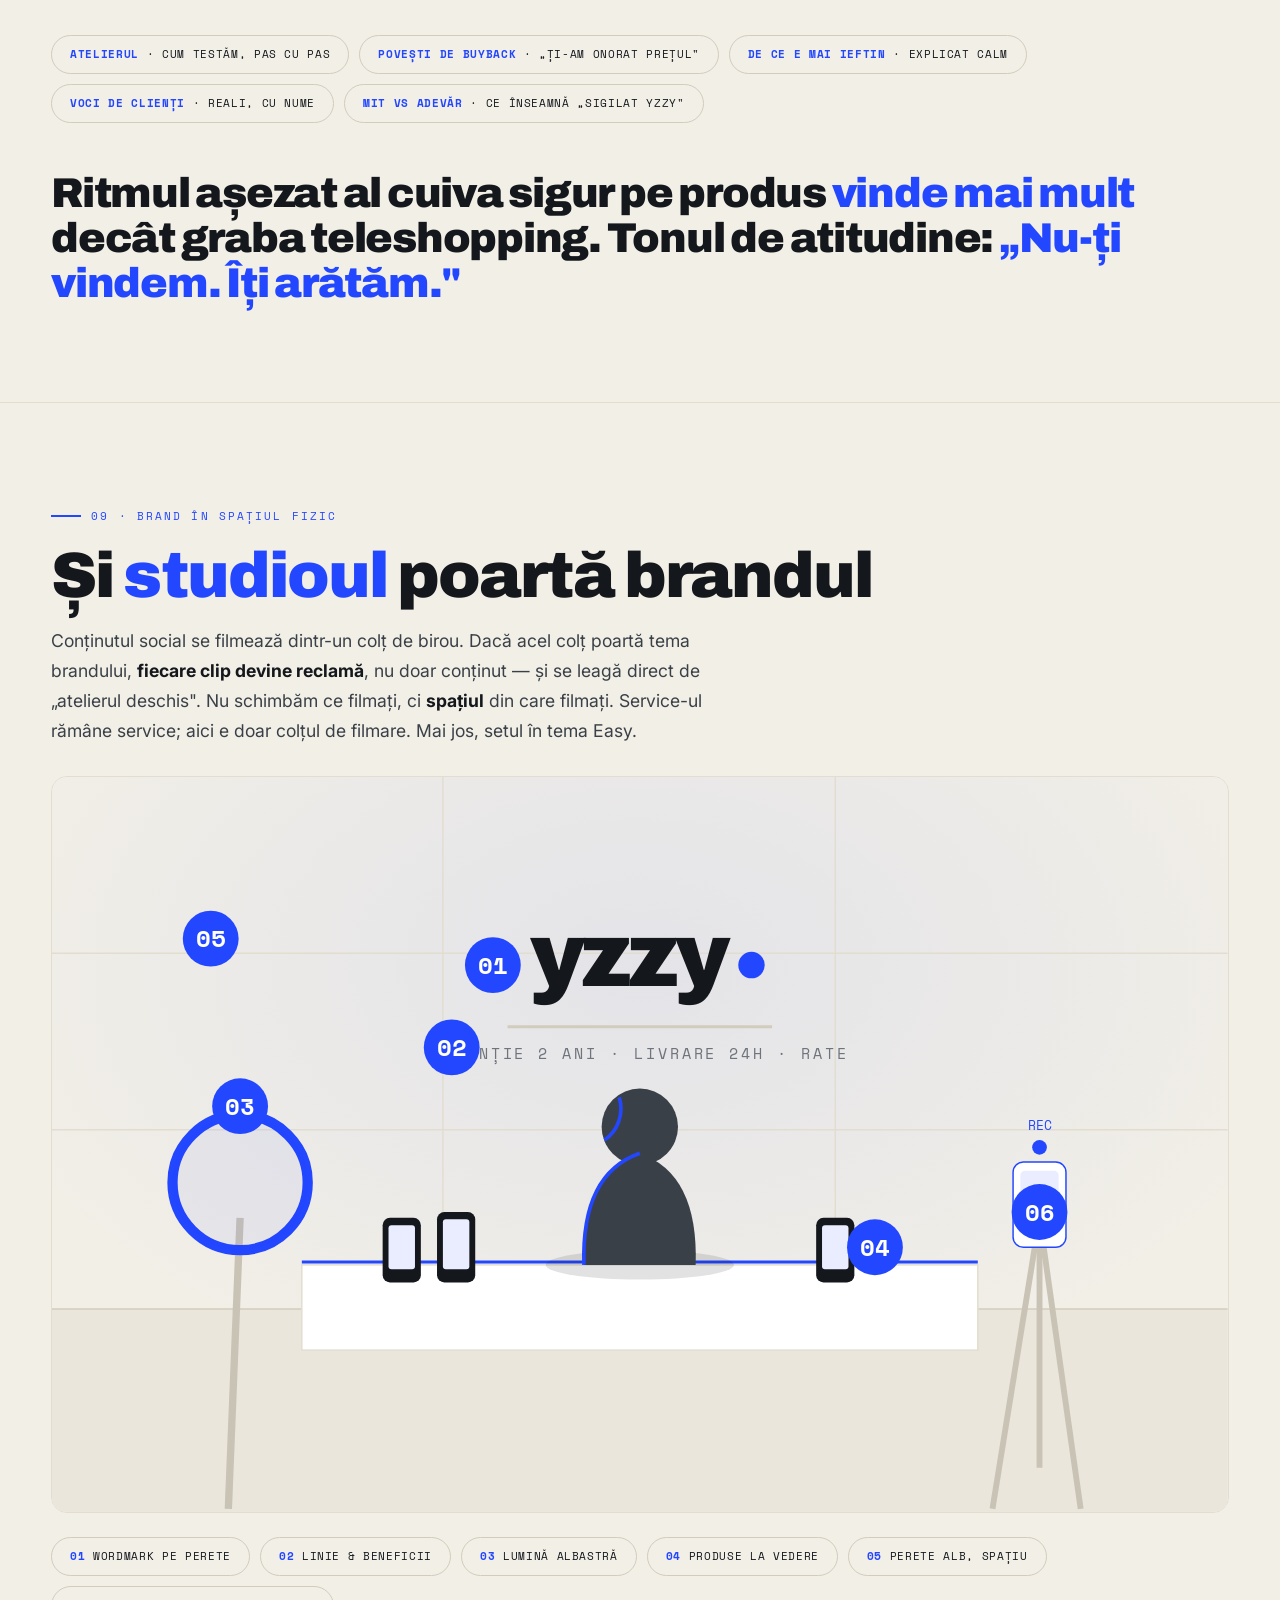
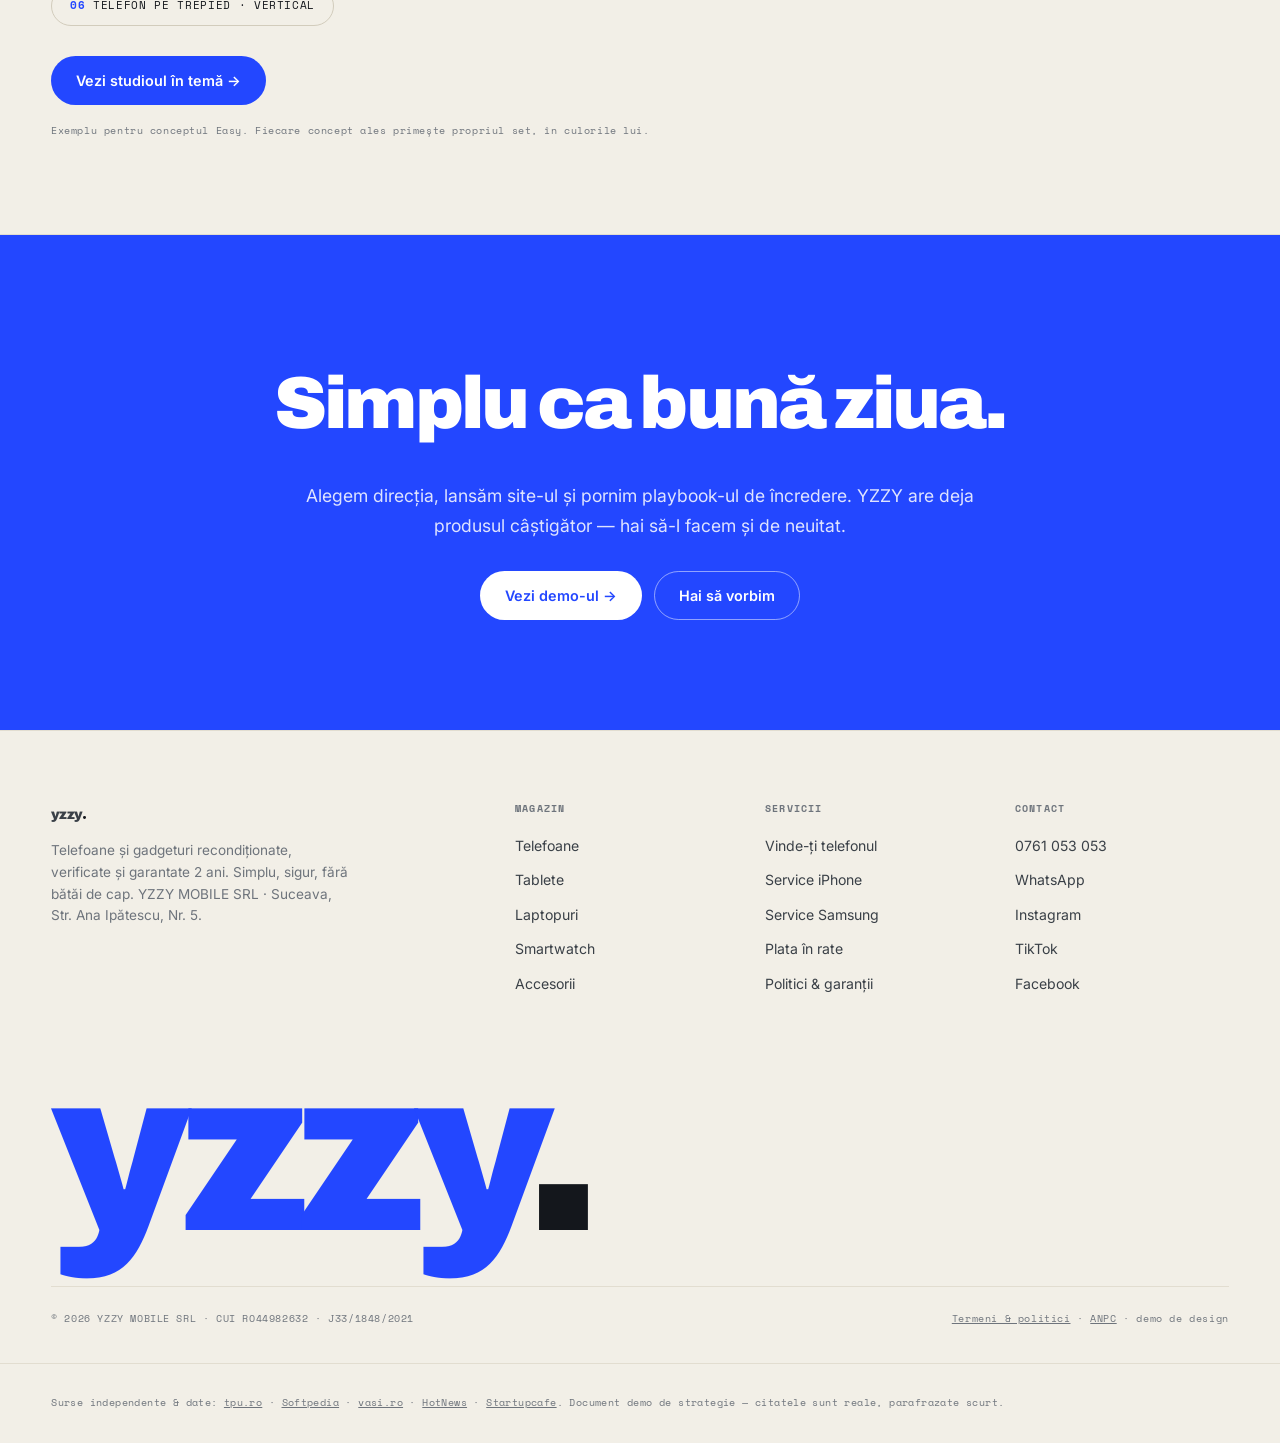
<file: prezentare.html>
<!DOCTYPE html>
<html lang="ro">
<head>
<meta charset="UTF-8">
<meta name="viewport" content="width=device-width, initial-scale=1.0">
<title>YZZY — Strategie de brand & redesign (pitch · Easy)</title>
<meta name="description" content="Prezentarea conceptului Easy + plan de marketing și rebranding pentru YZZY, ancorat în păreri reale de pe forumuri.">
<link rel="stylesheet" href="theme.css?v=2">
<style>
.deck{max-width:1200px;margin:0 auto}
.slide{padding:96px 4vw;border-bottom:1px solid var(--line);position:relative}
.tag{font-family:var(--f-mono);font-size:.66rem;letter-spacing:.2em;text-transform:uppercase;color:var(--blue);display:inline-flex;align-items:center;gap:10px;margin-bottom:20px}
.tag::before{content:"";width:30px;height:2px;background:var(--blue)}
.s-title{font-family:var(--f-display);font-weight:900;font-size:clamp(2rem,5vw,4rem);line-height:1.0;letter-spacing:-.03em;margin-bottom:18px}
.s-title em{font-style:normal;color:var(--blue)}
.lead{color:var(--ink-2);font-size:1.1rem;max-width:680px;line-height:1.7}
.lead b{color:var(--ink)}
.cover{min-height:92vh;display:flex;flex-direction:column;justify-content:center;padding:120px 4vw 70px;position:relative;overflow:hidden}
.cover-glow{position:absolute;top:-15%;right:-8%;width:55vw;height:55vw;border-radius:50%;background:radial-gradient(circle,rgba(35,71,255,.08),transparent 60%);pointer-events:none}
.cover h1{font-family:var(--f-display);font-weight:900;font-size:clamp(2.8rem,9vw,7rem);line-height:.92;letter-spacing:-.04em}
.cover h1 em{font-style:normal;color:var(--blue)}
.cover .dot{display:inline-block;width:.16em;height:.16em;border-radius:50%;background:var(--blue);vertical-align:.04em;margin-left:.03em}
.cover .sub{color:var(--ink-2);max-width:560px;font-size:1.15rem;margin:24px 0 32px}
.cover .meta{font-family:var(--f-mono);font-size:.66rem;letter-spacing:.14em;text-transform:uppercase;color:var(--ink-soft);margin-top:40px;display:flex;gap:22px;flex-wrap:wrap}
.cover .meta b{color:var(--blue)}
.traction{display:grid;grid-template-columns:repeat(4,1fr);gap:14px;margin-top:44px}
.tr{background:var(--card);border:1px solid var(--line);border-radius:14px;padding:24px}
.tr b{font-family:var(--f-display);font-weight:900;font-size:clamp(1.7rem,3.4vw,2.5rem);color:var(--blue);display:block;line-height:1;letter-spacing:-.03em}
.tr span{font-family:var(--f-mono);font-size:.6rem;letter-spacing:.1em;text-transform:uppercase;color:var(--ink-soft);display:block;margin-top:10px}
@media(max-width:820px){.traction{grid-template-columns:1fr 1fr}}
.cols{display:grid;grid-template-columns:1fr 1fr;gap:18px;margin-top:36px}
@media(max-width:820px){.cols{grid-template-columns:1fr}}
.card{background:var(--card);border:1px solid var(--line);border-radius:16px;padding:28px}
.card h4{font-family:var(--f-display);font-weight:800;font-size:1.1rem;letter-spacing:-.02em;margin-bottom:10px}
.card h4 .ic{color:var(--blue);margin-right:8px}
.card p{color:var(--ink-soft);font-size:.95rem}
.card ul{list-style:none;margin-top:10px;display:flex;flex-direction:column;gap:8px}
.card li{color:var(--ink-soft);font-size:.92rem;display:flex;gap:10px}
.card li::before{content:"";width:7px;height:7px;border-radius:50%;background:var(--blue);margin-top:7px;flex:none}
.quotes{display:grid;grid-template-columns:1fr 1fr;gap:16px;margin-top:36px}
@media(max-width:820px){.quotes{grid-template-columns:1fr}}
.quote{border:1px solid var(--line);border-left:3px solid var(--blue);border-radius:0 14px 14px 0;padding:22px 24px;background:var(--card)}
.quote p{font-size:1.02rem;line-height:1.55;color:var(--ink)}
.quote .src{font-family:var(--f-mono);font-size:.6rem;letter-spacing:.1em;text-transform:uppercase;color:var(--ink-soft);margin-top:12px}
.quote.good{border-left-color:var(--ok)}
.verdict{margin-top:30px;background:var(--blue-tint);border:1px solid rgba(35,71,255,.2);border-radius:16px;padding:26px}
.verdict p{font-family:var(--f-display);font-weight:900;font-size:clamp(1.2rem,2.6vw,1.7rem);line-height:1.15;letter-spacing:-.02em}
.verdict p em{font-style:normal;color:var(--blue)}
.maprow{display:grid;grid-template-columns:1fr 1.3fr;gap:16px;padding:22px 0;border-bottom:1px solid var(--line);align-items:start}
.maprow:last-child{border-bottom:none}
@media(max-width:760px){.maprow{grid-template-columns:1fr}}
.maprow .obj{font-family:var(--f-display);font-weight:800;font-size:1.05rem;letter-spacing:-.02em;color:var(--ink);display:flex;gap:12px;align-items:flex-start}
.maprow .obj .x{color:#D6453C;flex:none}
.maprow .ans{color:var(--ink-soft);font-size:.95rem}
.maprow .ans b{color:var(--blue);font-weight:400;font-family:var(--f-mono);font-size:.82rem;letter-spacing:.04em;text-transform:uppercase}
.timeline{display:grid;grid-template-columns:repeat(3,1fr);gap:16px;margin-top:36px}
@media(max-width:820px){.timeline{grid-template-columns:1fr}}
.phase{background:var(--card);border:1px solid var(--line);border-radius:16px;padding:26px}
.phase .ph{font-family:var(--f-mono);font-size:.62rem;letter-spacing:.14em;text-transform:uppercase;color:var(--blue);margin-bottom:14px}
.phase h4{font-family:var(--f-display);font-weight:800;font-size:1.1rem;margin-bottom:12px;letter-spacing:-.02em}
.phase ul{list-style:none;display:flex;flex-direction:column;gap:8px}
.phase li{color:var(--ink-soft);font-size:.88rem;display:flex;gap:10px}
.phase li::before{content:"→";color:var(--blue);flex:none}
.chips{display:flex;gap:10px;flex-wrap:wrap;margin-top:24px}
.chip{font-family:var(--f-mono);font-size:.68rem;letter-spacing:.06em;text-transform:uppercase;border:1px solid var(--line-2);border-radius:100px;padding:10px 18px;color:var(--ink)}
.chip b{color:var(--blue)}
.brandbar{display:grid;grid-template-columns:repeat(3,1fr);gap:16px;margin-top:32px}
@media(max-width:820px){.brandbar{grid-template-columns:1fr}}
.bspec{background:var(--card);border:1px solid var(--line);border-radius:16px;padding:26px}
.bspec .lbl{font-family:var(--f-mono);font-size:.6rem;letter-spacing:.12em;text-transform:uppercase;color:var(--ink-soft);margin-bottom:14px}
.swatches{display:flex;gap:8px;margin-bottom:8px}
.sw{width:40px;height:40px;border-radius:10px;border:1px solid var(--line)}
.logo-spec{font-family:var(--f-display);font-weight:900;font-size:2rem;letter-spacing:-.05em;color:var(--ink);display:inline-flex;align-items:baseline}
.logo-spec .d{width:.2em;height:.2em;border-radius:50%;background:var(--blue);display:inline-block;margin-left:.04em}
.demo-row{display:flex;gap:12px;flex-wrap:wrap;margin-top:30px}
.pf{display:grid;grid-template-columns:repeat(5,1fr);gap:10px;margin-top:28px}
@media(max-width:900px){.pf{grid-template-columns:1fr 1fr}}
.pf a{border:1px solid var(--line);border-radius:12px;padding:16px;text-decoration:none;color:var(--ink);transition:border-color .2s,transform .2s,box-shadow .2s}
.pf a:hover{border-color:var(--blue);transform:translateY(-3px);box-shadow:0 14px 30px -18px rgba(35,71,255,.4)}
.pf .n{font-family:var(--f-mono);font-size:.58rem;letter-spacing:.1em;color:var(--ink-soft)}
.pf b{font-family:var(--f-display);font-weight:900;font-size:1rem;display:block;margin-top:8px;letter-spacing:-.02em}
.pf a.rec{border-color:var(--blue);background:var(--blue-tint)}
.final-cta{text-align:center;padding:110px 4vw;background:var(--blue);color:#fff}
.final-cta h2{font-family:var(--f-display);font-weight:900;font-size:clamp(2.2rem,6vw,4.6rem);letter-spacing:-.04em;margin-bottom:18px}
.final-cta h2 .d{color:#fff}
.final-cta .lead{color:rgba(255,255,255,.85)}
.final-cta .btn-ghost{border-color:rgba(255,255,255,.5);color:#fff}
.final-cta .btn-ghost:hover{background:#fff;color:var(--blue);border-color:#fff}
.note{font-family:var(--f-mono);font-size:.6rem;letter-spacing:.06em;color:var(--ink-soft);margin-top:14px}
.srcs{font-family:var(--f-mono);font-size:.62rem;letter-spacing:.04em;color:var(--ink-soft);line-height:1.9}
.srcs a{color:var(--ink-soft)}
</style>
</head>
<body>
<nav id="nav"></nav>

<!-- COVER -->
<header class="cover">
  <div class="cover-glow"></div>
  <div class="deck">
    <div class="tag">Strategie de brand · Pitch · 2026</div>
    <h1>Următorul pas<br>e <em>ușor</em><span class="dot"></span></h1>
    <p class="sub">Un concept de redesign, un plan de rebranding și un plan de marketing pentru YZZY — construite pornind de la ce spun, de fapt, cumpărătorii și vânzătorii pe forumuri.</p>
    <div style="display:flex;gap:12px;flex-wrap:wrap">
      <a class="btn btn-blue" href="index.html">Vezi demo-ul live →</a>
      <a class="btn btn-ghost" href="#piata">Ce spune piața ↓</a>
    </div>
    <div class="meta"><span>Concept: <b>Easy</b></span><span>Brand: <b>YZZY</b></span><span>Piață: <b>refurbished RO</b></span></div>
  </div>
</header>

<!-- YZZY AZI -->
<section class="slide">
  <div class="deck">
    <div class="tag">01 · Ce e YZZY azi</div>
    <h2 class="s-title">Un magazin bun, <em>care merită cunoscut</em></h2>
    <p class="lead">YZZY vinde telefoane și gadgeturi recondiționate, verificate și garantate. Vrea un singur lucru: să facă alegerea unui telefon „ca nou" <b>simplă și sigură</b> — și deja o face foarte bine. Problema nu e oferta. E cât de puțini știu cât de bună e.</p>
    <div class="cols">
      <div class="card">
        <h4><span class="ic">▸</span>Ce oferă</h4>
        <ul>
          <li>Telefoane, tablete, laptopuri, smartwatch & accesorii recondiționate</li>
          <li>Buyback: îți vinzi telefonul vechi în ~2 minute, cu preț onorat</li>
          <li>Service GSM propriu (iPhone & Samsung), piese originale</li>
          <li>Plata în rate prin 4 parteneri, livrare gratuită în 24h</li>
        </ul>
      </div>
      <div class="card">
        <h4><span class="ic">▸</span>Ce promite</h4>
        <ul>
          <li>Garanție 2 ani — dublu față de mulți concurenți</li>
          <li>Retur gratuit 30 de zile</li>
          <li>Verificare tehnică în zeci de criterii, baterie min. 85%</li>
          <li>Stări de produs afișate transparent</li>
        </ul>
      </div>
    </div>
    <div class="traction">
      <div class="tr"><b>70.000+</b><span>utilizatori din 2021</span></div>
      <div class="tr"><b>1,5 → 5,5M</b><span>lei venituri 2022→2024</span></div>
      <div class="tr"><b>~0%</b><span>rată de retur (2025)</span></div>
      <div class="tr"><b>★ 4,9</b><span>rating Google · 470+ recenzii</span></div>
    </div>
    <p class="note">Cifre din presă (HotNews, Startupcafe) și din comunicarea YZZY.</p>
  </div>
</section>

<!-- CE SPUNE PIATA -->
<section class="slide" id="piata">
  <div class="deck">
    <div class="tag">02 · Ce spune piața (real, de pe forumuri)</div>
    <h2 class="s-title">Cei care cumpără <em>sunt fani.</em><br>Cei care doar privesc <em>ezită.</em></h2>
    <p class="lead">Am citit discuțiile independente despre YZZY (tpu.ro, Softpedia, bloguri). Tiparul e clar și util: oamenii care chiar tranzacționează rămân încântați — restul au o singură mare reținere.</p>
    <div class="quotes">
      <div class="quote"><p>„E dubios că au recenzii doar bune… toate comentariile par scrise de boți."</p><div class="src">tpu.ro · cumpărător potențial</div></div>
      <div class="quote"><p>„Prețuri așa mici la unele produse… iPhone 13 la 1700 lei. Oare e de încredere sau e scam?"</p><div class="src">tpu.ro · cumpărător potențial</div></div>
      <div class="quote"><p>„Nici nu am auzit de ei. Dacă-s noi, despre ce încredere vorbim?"</p><div class="src">tpu.ro · cumpărător potențial</div></div>
      <div class="quote good"><p>„Mi-au dat câteva sute de lei mai mult decât Flip și au plătit fix cât au zis, fără negocieri. Recomand."</p><div class="src">vasi.ro · vânzător real (buyback)</div></div>
    </div>
    <div class="verdict"><p>Bariera nu e calitatea. E <em>un gol de încredere:</em> recenziile prea bune par false, prețul prea mic pare suspect, iar brandul e încă necunoscut.</p></div>
  </div>
</section>

<!-- PROBLEMA -->
<section class="slide">
  <div class="deck">
    <div class="tag">03 · Problema reală</div>
    <h2 class="s-title">Paradoxul <em>încrederii</em></h2>
    <p class="lead">YZZY suferă de o problemă fericită: e <b>prea bun ca să pară adevărat</b>. Trei fricțiuni transformă un client interesat într-unul care ezită — și niciuna nu se rezolvă cu prețuri mai mari, ci cu <b>dovadă vizibilă</b>.</p>
    <div class="cols" style="grid-template-columns:repeat(3,1fr)">
      <div class="card"><h4>Recenzii „prea bune"</h4><p>Doar 5 stele → creierul citește „aranjate". Lipsesc dovezile independente, verificabile.</p></div>
      <div class="card"><h4>Preț „prea mic"</h4><p>Fără explicația de ce e mai ieftin, reducerea devine semnal de risc, nu de oportunitate.</p></div>
      <div class="card"><h4>Brand „necunoscut"</h4><p>Fără o identitate memorabilă, YZZY e doar „încă un site". Flip e cunoscut; YZZY trebuie să devină de neuitat.</p></div>
    </div>
  </div>
</section>

<!-- CONCEPTUL EASY -->
<section class="slide">
  <div class="deck">
    <div class="tag">04 · Conceptul de redesign</div>
    <h2 class="s-title">Easy — claritate <em>care liniștește</em></h2>
    <p class="lead">Opusul zgomotului: albastru electric pe alb cald, tipografie elvețiană, mesaj limpede. „Un telefon bun. E ușor. <b>E yzzy.</b>" Încrederea vine din ordine și transparență — exact ce caută un cumpărător nesigur.</p>
    <div class="cols">
      <div class="card">
        <h4><span class="ic">▸</span>Ce e</h4>
        <ul>
          <li>Claritate elvețiană: spațiu, ordine, un singur accent albastru</li>
          <li>Ecuația de brand: „E ușor = E yzzy" (egalul devine tranzitiv)</li>
          <li>Ton calm, sigur, premium — „adultul din cameră"</li>
        </ul>
      </div>
      <div class="card">
        <h4><span class="ic">▸</span>Ce oferă (100% funcțional)</h4>
        <ul>
          <li>Site multi-pagină cu 152 de produse reale din stocul YZZY</li>
          <li>Coș → finalizare, calculator de rate, buyback, service</li>
          <li>Verificare tehnică afișată clar + sigiliu „ca nou" pe produs</li>
        </ul>
      </div>
    </div>
    <div class="demo-row">
      <a class="btn btn-blue" href="index.html">Deschide demo-ul Easy →</a>
      <a class="btn btn-ghost" href="catalog.html">Vezi catalogul live</a>
    </div>
  </div>
</section>

<!-- MAPARE -->
<section class="slide">
  <div class="deck">
    <div class="tag">05 · Miezul ideii</div>
    <h2 class="s-title">Cum conceptul <em>răspunde forumului</em></h2>
    <p class="lead">Fiecare obiecție reală a cumpărătorilor are un răspuns direct în concept + strategie. Nu schimbăm produsul — facem <b>încrederea vizibilă.</b></p>
    <div style="margin-top:30px">
      <div class="maprow">
        <div class="obj"><span class="x">✕</span>„Recenziile par false / boți"</div>
        <div class="ans"><b>Dovadă independentă, la vedere</b><br>Widget Trustpilot + Google real, recenzii video cu nume și produs, rating afișat pe fiecare pagină. Lăsăm și recenziile critice — autenticitatea vinde.</div>
      </div>
      <div class="maprow">
        <div class="obj"><span class="x">✕</span>„Prețuri prea mici, suspecte"</div>
        <div class="ans"><b>Demistificăm prețul + verificare la vedere</b><br>O secțiune „de ce e mai ieftin" (refurbished, fără adaos de retail) + raportul de verificare clar pe fiecare produs. Prețul mic devine logic, nu riscant.</div>
      </div>
      <div class="maprow">
        <div class="obj"><span class="x">✕</span>„N-am auzit de ei"</div>
        <div class="ans"><b>Brand distinctiv, nu doar reclamă multă</b><br>Claritatea Easy face YZZY memorabil dintr-o privire. Un brand de neuitat câștigă teren chiar și cu buget mai mic decât Flip — prin distinctivitate + PR + social.</div>
      </div>
      <div class="maprow">
        <div class="obj"><span class="x">✕</span>„Ce înseamnă «sigilat YZZY»?"</div>
        <div class="ans"><b>Stări clare + raport de control public</b><br>Pe fiecare produs: starea reală (baterie %, estetic), explicat simplu. „Sigilat YZZY = verificat și resigilat de noi" — fără ambiguitate.</div>
      </div>
    </div>
  </div>
</section>

<!-- REBRANDING -->
<section class="slide">
  <div class="deck">
    <div class="tag">06 · Plan de rebranding</div>
    <h2 class="s-title">Păstrăm numele. <em>Îl facem limpede.</em></h2>
    <p class="lead">„YZZY" rămâne — vine de la „easy", e scurt, are deja notorietate. Schimbăm <b>haina și vocea</b>: de la „încă un magazin" la un brand curat, calm și sigur pe el.</p>
    <div class="brandbar">
      <div class="bspec">
        <div class="lbl">Logo & motiv</div>
        <div class="logo-spec">yzzy<span class="d"></span></div>
        <p class="card" style="border:none;padding:12px 0 0;color:var(--ink-soft);font-size:.88rem">Wordmark + punct albastru — particula de brand (cursor, bullet, accent).</p>
      </div>
      <div class="bspec">
        <div class="lbl">Paletă</div>
        <div class="swatches">
          <span class="sw" style="background:#2347FF"></span>
          <span class="sw" style="background:#F2EFE7"></span>
          <span class="sw" style="background:#14171C"></span>
        </div>
        <p class="card" style="border:none;padding:12px 0 0;color:var(--ink-soft);font-size:.88rem">Albastru electric · alb cald · negru moale. Curat, încrezător, modern.</p>
      </div>
      <div class="bspec">
        <div class="lbl">Voce & tagline</div>
        <p style="font-family:var(--f-display);font-weight:900;font-size:1.4rem;letter-spacing:-.03em;color:var(--blue)">„E ușor. E yzzy."</p>
        <p class="card" style="border:none;padding:12px 0 0;color:var(--ink-soft);font-size:.88rem">Calm, clar, transparent — fără presiune, fără zgomot.</p>
      </div>
    </div>
    <div class="cols" style="margin-top:18px">
      <div class="card"><h4><span class="ic">▸</span>Sistem vizual</h4><p>Tipografie elvețiană, grilă, punctul-particulă, sigiliul „garanție 2 ani", cardul de raport tehnic — un kit care repetă „verificat", calm.</p></div>
      <div class="card"><h4><span class="ic">▸</span>Aplicații</h4><p>Ambalaj curat, ștampila de verificare, șabloane TikTok/IG minimale, semnătura cu punctul. Brandul devine recognoscibil oriunde.</p></div>
    </div>
    <p class="lead" style="margin-top:24px;font-size:.98rem">Există un portofoliu de <b>5 direcții vizuale</b> testate — „Easy" e recomandarea acestui pitch, dar decizia e a ta:</p>
    <div class="pf">
      <a href="https://nibriell.github.io/yzzy-redesign1/"><span class="n">01</span><b>Teren</b></a>
      <a href="https://nibriell.github.io/yzzy-redesign2/"><span class="n">02</span><b>A doua plecare</b></a>
      <a class="rec" href="https://nibriell.github.io/yzzy-redesign3/"><span class="n">★ Recomandat</span><b>Easy</b></a>
      <a href="https://nibriell.github.io/yzzy-redesign4/"><span class="n">04</span><b>Neo-pop</b></a>
      <a href="https://nibriell.github.io/yzzy-redesign5/"><span class="n">05</span><b>Ca nou</b></a>
    </div>
  </div>
</section>

<!-- MARKETING -->
<section class="slide">
  <div class="deck">
    <div class="tag">07 · Plan de marketing</div>
    <h2 class="s-title">Atac pe <em>încredere</em>, nu pe preț</h2>
    <p class="lead">Poziționare vs Flip.ro: <b>„nu doar mai cunoscut — mai corect."</b> YZZY onorează prețul la buyback, are gamă mai largă și garanție 2 ani. Tot ce facem împinge un singur lucru: dovada.</p>
    <div class="cols" style="margin-top:30px">
      <div class="card">
        <h4><span class="ic">▸</span>Playbook-ul de încredere (prioritate #1)</h4>
        <ul>
          <li>Trustpilot + recenzii Google integrate vizibil pe site</li>
          <li>Recenzii video reale, cu nume și produs (combat „boții")</li>
          <li>„Raportul de control" public pe fiecare produs</li>
          <li>Conținut „de ce e mai ieftin" (demistificarea prețului)</li>
        </ul>
      </div>
      <div class="card">
        <h4><span class="ic">▸</span>Buyback = motor dublu</h4>
        <ul>
          <li>Aduce stoc + clienți loiali, simultan</li>
          <li>Diferențiator clar vs Flip: „îți onorăm prețul"</li>
          <li>Campanie „Vinde ușor": dă-l pe-al tău, ia-l pe următorul</li>
        </ul>
      </div>
    </div>
    <div class="chips">
      <span class="chip"><b>TikTok / IG</b> · unboxing & control tehnic</span>
      <span class="chip"><b>YouTube</b> · proces de testare, recenzii lungi</span>
      <span class="chip"><b>Google</b> · Shopping + Search</span>
      <span class="chip"><b>Micro-influenceri</b> tech RO</span>
      <span class="chip"><b>PR</b> · amplificăm presa existentă</span>
      <span class="chip"><b>Email / SMS</b> · buyback & retenție</span>
      <span class="chip"><b>Retargeting</b></span>
    </div>
    <div class="timeline">
      <div class="phase">
        <div class="ph">Faza 1 · 0–30 zile</div>
        <h4>Fundație de încredere</h4>
        <ul><li>Trustpilot live + recenzii video</li><li>Raport de control pe produs</li><li>Rebrand soft (logo, voce)</li></ul>
      </div>
      <div class="phase">
        <div class="ph">Faza 2 · 30–90 zile</div>
        <h4>Lansare & zgomot</h4>
        <ul><li>Site nou live</li><li>Campanie social „E ușor"</li><li>Push buyback „Vinde ușor"</li></ul>
      </div>
      <div class="phase">
        <div class="ph">Faza 3 · 90–365 zile</div>
        <h4>Scalare</h4>
        <ul><li>Influenceri + PR la scară</li><li>Extindere categorii</li><li>Optimizare pe KPI</li></ul>
      </div>
    </div>
    <div class="chips" style="margin-top:24px">
      <span class="chip">KPI: <b>recenzii noi/lună</b></span>
      <span class="chip">KPI: <b>volum căutări brand</b></span>
      <span class="chip">KPI: <b>% stoc din buyback</b></span>
      <span class="chip">KPI: <b>CAC</b></span>
      <span class="chip">KPI: <b>conversie</b></span>
      <span class="chip">KPI: <b>retur ~0%</b></span>
    </div>
  </div>
</section>

<!-- CONTINUT SOCIAL -->
<section class="slide" id="continut">
  <div class="deck">
    <div class="tag">08 · Conținut & ton pe social</div>
    <h2 class="s-title">De la teleshopping <em>la atelier deschis</em></h2>
    <p class="lead">Clipurile scurte, filmate în același cadru de birou, cu ton alert și — în ultima vreme — doar patronul, sună fără să vrea a „ofertă-șoc". Și exact asta hrănește suspiciunea de pe forumuri: <b>„prea ieftin, par boți, e scam?"</b>. Vestea bună: <b>arătați deja produsul real și procesul</b> — partea grea e bifată. Schimbăm <b>energia și distribuția</b>, nu fondul.</p>
    <div class="cols">
      <div class="card">
        <h4><span class="ic">▸</span>Ce păstrați (e deja bun)</h4>
        <ul>
          <li>Arătați produsele reale, în mână, pe bune</li>
          <li>Filmați procesul, nu doar promisiuni</li>
          <li>Sunteți prezenți constant, cu ritm de publicare</li>
        </ul>
      </div>
      <div class="card">
        <h4><span class="ic">▸</span>Ce schimbați</h4>
        <ul>
          <li><b>Tonul:</b> calm și sigur, nu alert și presant</li>
          <li><b>Distribuția:</b> echipa, nu doar patronul</li>
          <li><b>Cadrul:</b> atelierul viu, nu doar biroul</li>
        </ul>
      </div>
    </div>
    <div class="verdict"><p>Atitudinea nouă: <em>atelierul deschis.</em> Nu „vânzătorul care te convinge", ci <em>expertul care n-are nimic de ascuns.</em></p></div>
    <p class="tag" style="margin-top:44px">Cine apare în cadru</p>
    <div class="cols" style="grid-template-columns:repeat(3,1fr)">
      <div class="card"><h4>Patronul = fondator-expert</h4><p>13+ ani în service GSM. Își arată atelierul și explică, nu strigă oferte. Autoritate, nu insistență.</p></div>
      <div class="card"><h4>Tehnicianul = vedeta</h4><p>Omul care chiar testează telefoanele — „cel care prinde defectele înainte să ajungă la tine". Credibilitate pură.</p></div>
      <div class="card"><h4>Echipa = firmă reală</h4><p>Mai multe fețe, cu nume și rol (suport, foto, curier). Diversitatea de oameni e ea însăși semnal de încredere.</p></div>
    </div>
    <p class="tag" style="margin-top:44px">Stâlpi de conținut (în loc de „oferta zilei")</p>
    <div class="chips">
      <span class="chip"><b>Atelierul</b> · cum testăm, pas cu pas</span>
      <span class="chip"><b>Povești de buyback</b> · „ți-am onorat prețul"</span>
      <span class="chip"><b>De ce e mai ieftin</b> · explicat calm</span>
      <span class="chip"><b>Voci de clienți</b> · reali, cu nume</span>
      <span class="chip"><b>Mit vs adevăr</b> · ce înseamnă „sigilat YZZY"</span>
    </div>
    <p style="font-family:var(--f-display);font-weight:900;font-size:clamp(1.5rem,3.6vw,2.6rem);letter-spacing:-.03em;margin-top:48px;line-height:1.08">Ritmul așezat al cuiva sigur pe produs <span class="blue">vinde mai mult</span> decât graba teleshopping. Tonul de atitudine: <span class="blue">„Nu-ți vindem. Îți arătăm."</span></p>
  </div>
</section>

<!-- STUDIO -->
<section class="slide" id="studio">
  <div class="deck">
    <div class="tag">09 · Brand în spațiul fizic</div>
    <h2 class="s-title">Și <em>studioul</em> poartă brandul</h2>
    <p class="lead">Conținutul social se filmează dintr-un colț de birou. Dacă acel colț poartă tema brandului, <b>fiecare clip devine reclamă</b>, nu doar conținut — și se leagă direct de „atelierul deschis". Nu schimbăm ce filmați, ci <b>spațiul</b> din care filmați. Service-ul rămâne service; aici e doar colțul de filmare. Mai jos, setul în tema Easy.</p>
    <div style="border:1px solid var(--line);border-radius:16px;overflow:hidden;background:#F2EFE7;margin-top:30px">
      <svg viewBox="0 0 800 500" xmlns="http://www.w3.org/2000/svg" style="display:block;width:100%;height:auto" role="img" aria-label="Schiță a colțului de filmare YZZY în tema Easy: perete alb cu wordmark yzzy, linie cu beneficii, birou cu produse, ring light albastru și cameră pe trepied.">
        <defs><radialGradient id="dglow" cx="50%" cy="26%" r="60%"><stop offset="0" stop-color="#2347FF" stop-opacity="0.07"/><stop offset="1" stop-color="#2347FF" stop-opacity="0"/></radialGradient></defs>
        <rect width="800" height="500" fill="#F2EFE7"/><rect width="800" height="500" fill="url(#dglow)"/>
        <g stroke="#E2DDD0"><line x1="0" y1="120" x2="800" y2="120"/><line x1="0" y1="240" x2="800" y2="240"/><line x1="266" y1="0" x2="266" y2="362"/><line x1="533" y1="0" x2="533" y2="362"/></g>
        <rect y="362" width="800" height="138" fill="#EAE6DB"/><line x1="0" y1="362" x2="800" y2="362" stroke="#D2CCBC"/>
        <text x="392" y="142" text-anchor="middle" font-family="'Archivo',sans-serif" font-weight="900" font-size="62" letter-spacing="-3" fill="#14171C">yzzy</text>
        <circle cx="476" cy="128" r="9" fill="#2347FF"/>
        <line x1="310" y1="170" x2="490" y2="170" stroke="#D2CCBC" stroke-width="2"/>
        <text x="400" y="192" text-anchor="middle" font-family="'Space Mono',monospace" font-size="10.5" letter-spacing="2" fill="#6E747C">GARANȚIE 2 ANI · LIVRARE 24H · RATE</text>
        <line x1="170" y1="330" x2="630" y2="330" stroke="#2347FF" stroke-width="2"/><rect x="170" y="332" width="460" height="58" fill="#FFFFFF" stroke="#E2DDD0"/>
        <g><rect x="225" y="300" width="26" height="44" rx="5" fill="#14171C"/><rect x="229" y="305" width="18" height="30" rx="2" fill="#E9EDFF"/><rect x="262" y="296" width="26" height="48" rx="5" fill="#14171C"/><rect x="266" y="301" width="18" height="34" rx="2" fill="#E9EDFF"/><rect x="520" y="300" width="26" height="44" rx="5" fill="#14171C"/><rect x="524" y="305" width="18" height="30" rx="2" fill="#E9EDFF"/></g>
        <g><ellipse cx="400" cy="332" rx="64" ry="10" fill="#14171C" opacity="0.12"/><path d="M362 332 Q360 270 400 256 Q440 270 438 332 Z" fill="#3A4047"/><circle cx="400" cy="238" r="26" fill="#3A4047"/><path d="M362 332 Q360 270 400 256" fill="none" stroke="#2347FF" stroke-width="2.5"/><path d="M376 247 A26 26 0 0 0 386 218" fill="none" stroke="#2347FF" stroke-width="2.5"/></g>
        <line x1="120" y1="498" x2="128" y2="300" stroke="#C9C3B5" stroke-width="5"/><circle cx="128" cy="276" r="46" fill="none" stroke="#2347FF" stroke-width="7"/><circle cx="128" cy="276" r="46" fill="#2347FF" opacity="0.05"/>
        <g><line x1="672" y1="300" x2="640" y2="498" stroke="#C9C3B5" stroke-width="4"/><line x1="672" y1="300" x2="700" y2="498" stroke="#C9C3B5" stroke-width="4"/><line x1="672" y1="300" x2="672" y2="470" stroke="#C9C3B5" stroke-width="4"/><rect x="654" y="262" width="36" height="58" rx="7" fill="#FFFFFF" stroke="#2347FF"/><rect x="659" y="268" width="26" height="40" rx="3" fill="#E9EDFF"/><circle cx="672" cy="252" r="5" fill="#2347FF"/><text x="672" y="240" text-anchor="middle" font-family="'Space Mono',monospace" font-size="9" fill="#2347FF">REC</text></g>
        <g font-family="'Space Mono',monospace" font-weight="700" font-size="16" text-anchor="middle">
          <circle cx="300" cy="128" r="19" fill="#2347FF"/><text x="300" y="134" fill="#fff">01</text>
          <circle cx="272" cy="184" r="19" fill="#2347FF"/><text x="272" y="190" fill="#fff">02</text>
          <circle cx="128" cy="224" r="19" fill="#2347FF"/><text x="128" y="230" fill="#fff">03</text>
          <circle cx="560" cy="320" r="19" fill="#2347FF"/><text x="560" y="326" fill="#fff">04</text>
          <circle cx="108" cy="110" r="19" fill="#2347FF"/><text x="108" y="116" fill="#fff">05</text>
          <circle cx="672" cy="296" r="19" fill="#2347FF"/><text x="672" y="302" fill="#fff">06</text>
        </g>
      </svg>
    </div>
    <div class="chips" style="margin-top:24px">
      <span class="chip"><b>01</b> Wordmark pe perete</span>
      <span class="chip"><b>02</b> Linie & beneficii</span>
      <span class="chip"><b>03</b> Lumină albastră</span>
      <span class="chip"><b>04</b> Produse la vedere</span>
      <span class="chip"><b>05</b> Perete alb, spațiu</span>
      <span class="chip"><b>06</b> Telefon pe trepied · vertical</span>
    </div>
    <div class="demo-row" style="display:flex;gap:12px;flex-wrap:wrap;margin-top:30px">
      <a class="btn btn-blue" href="studio.html">Vezi studioul în temă →</a>
    </div>
    <p class="note" style="margin-top:18px;font-family:var(--f-mono);font-size:.6rem;letter-spacing:.06em;color:var(--ink-soft)">Exemplu pentru conceptul Easy. Fiecare concept ales primește propriul set, în culorile lui.</p>
  </div>
</section>

<!-- CTA FINAL -->
<section class="final-cta">
  <h2>Simplu ca bună ziua<span class="d">.</span></h2>
  <p class="lead" style="margin:0 auto 30px">Alegem direcția, lansăm site-ul și pornim playbook-ul de încredere. YZZY are deja produsul câștigător — hai să-l facem și de neuitat.</p>
  <div style="display:flex;gap:12px;justify-content:center;flex-wrap:wrap">
    <a class="btn btn-white" href="index.html" style="background:#fff;color:var(--blue)">Vezi demo-ul →</a>
    <a class="btn btn-ghost" href="https://wa.me/+40761053053">Hai să vorbim</a>
  </div>
</section>

<footer id="footer"></footer>
<div style="padding:30px 4vw;border-top:1px solid var(--line)">
  <div class="deck">
    <p class="srcs">Surse independente & date:
      <a href="https://www.tpu.ro/telefonie/buna-a-cumparat-sau-vandut-cineva-telefoane-de-la-yzzy-ce-parere-aveti-despre-ei-sunt-de-incredere/">tpu.ro</a> ·
      <a href="https://forum.softpedia.com/topic/1227250-sfat-achizitie-telefoane-de-pe-yzzyro/">Softpedia</a> ·
      <a href="https://vasi.ro/prima-impresie-despre-yzzy-ro/">vasi.ro</a> ·
      <a href="https://hotnews.ro/rata-de-retur-0-in-2025-brandul-romanesc-yzzy-confirma-succesul-pe-piata-gadgeturilor-preloved-2122123">HotNews</a> ·
      <a href="https://startupcafe.ro/yzzy-radiografia-unui-retailer-de-telefoane-second-hand-htm-0-24770">Startupcafe</a>.
      Document demo de strategie — citatele sunt reale, parafrazate scurt.</p>
  </div>
</div>

<script src="data/catalog.js?v=2"></script>
<script src="app.js?v=2"></script>
<script>
renderNav('');
renderFooter(document.getElementById('footer'));
document.querySelectorAll('.card,.tr,.quote,.maprow,.phase,.bspec,.pf a').forEach(el=>el.classList.add('reveal'));
initReveal();
</script>
</body>
</html>
</file>
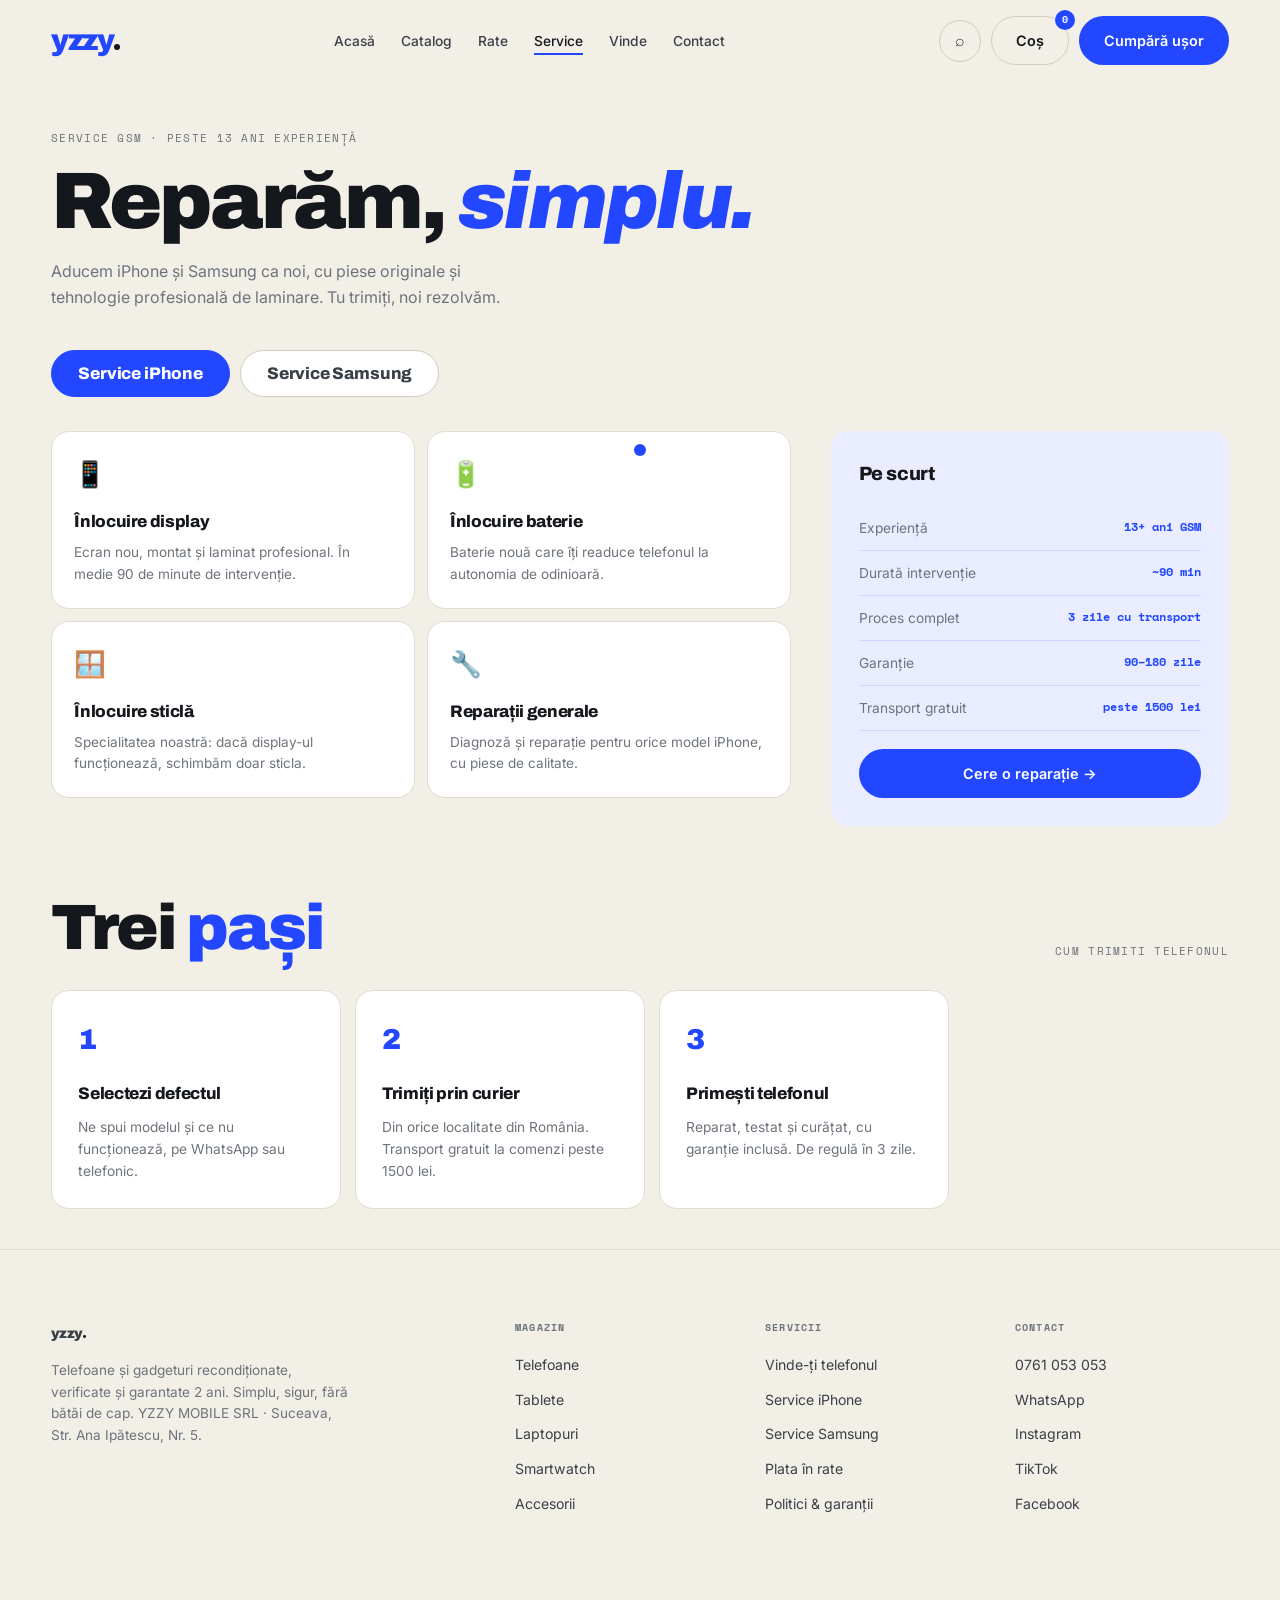
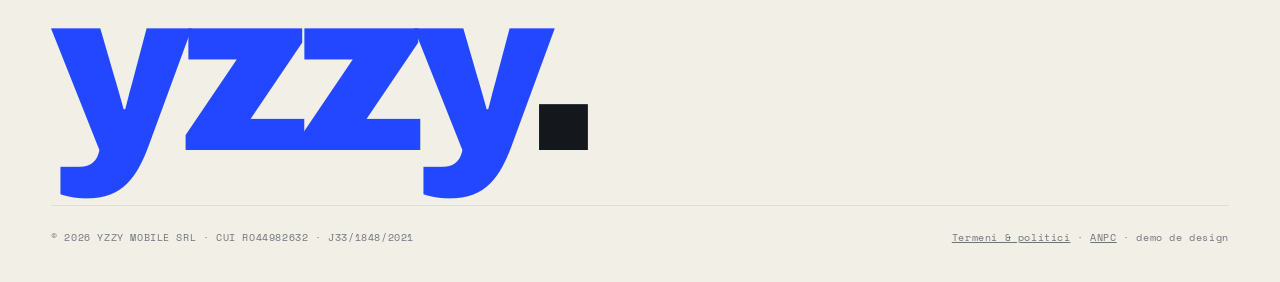
<file: service.html>
<!DOCTYPE html>
<html lang="ro">
<head>
<meta charset="UTF-8">
<meta name="viewport" content="width=device-width, initial-scale=1.0">
<title>Service iPhone & Samsung — YZZY · Reparații cu piese originale</title>
<meta name="description" content="Service GSM cu peste 13 ani experiență: înlocuire display, baterie, sticlă, cu piese originale. Garanție 90–180 zile.">
<link rel="stylesheet" href="theme.css?v=2">
<style>
.srv-hero{padding:130px 4vw 40px}
.srv-hero h1{font-size:clamp(2.6rem,6.5vw,5rem);max-width:900px}
.srv-hero p{color:var(--ink-soft);max-width:480px;margin-top:18px}
.srv-tabs{display:flex;gap:10px;padding:0 4vw;margin-bottom:34px}
.srv-tab{font-family:var(--f-display);font-weight:800;font-size:1.05rem;padding:13px 26px;border-radius:100px;border:1.5px solid var(--line-2);background:var(--card);color:var(--ink-2);cursor:none;transition:all .2s;letter-spacing:-.01em}
.srv-tab.active{background:var(--blue);color:#fff;border-color:var(--blue)}
.srv-panel{display:none;padding:0 4vw 40px}
.srv-panel.show{display:block}
.srv-grid{display:grid;grid-template-columns:1.3fr .7fr;gap:40px;align-items:start}
@media(max-width:900px){.srv-grid{grid-template-columns:1fr}}
.svc-list{display:grid;grid-template-columns:1fr 1fr;gap:12px}
@media(max-width:560px){.svc-list{grid-template-columns:1fr}}
.svc{background:var(--card);border:1px solid var(--line);border-radius:var(--radius);padding:22px;transition:border-color .2s,transform .2s}
.svc:hover{border-color:var(--blue);transform:translateY(-3px)}
.svc .ic{font-size:1.6rem;margin-bottom:14px}
.svc h4{font-family:var(--f-display);font-weight:800;font-size:1.05rem;margin-bottom:6px;letter-spacing:-.02em}
.svc p{color:var(--ink-soft);font-size:.85rem}
.srv-side{background:var(--blue-tint);border-radius:var(--radius);padding:28px}
.srv-side h3{font-family:var(--f-display);font-weight:800;font-size:1.2rem;margin-bottom:16px;letter-spacing:-.02em}
.srv-fact{display:flex;justify-content:space-between;gap:12px;padding:11px 0;border-bottom:1px solid rgba(35,71,255,.12);font-size:.86rem}
.srv-fact:last-child{border-bottom:none}
.srv-fact span:first-child{color:var(--ink-soft)}.srv-fact b{color:var(--blue);font-family:var(--f-mono);font-size:.78rem}
.proc{display:grid;grid-template-columns:repeat(3,1fr);gap:14px;padding:0 4vw 40px;max-width:1000px}
@media(max-width:760px){.proc{grid-template-columns:1fr}}
.proc .p3{background:var(--card);border:1px solid var(--line);border-radius:var(--radius);padding:26px}
.proc .p3 .n{font-family:var(--f-display);font-weight:900;color:var(--blue);font-size:1.8rem;display:block;margin-bottom:18px;letter-spacing:-.03em}
.proc .p3 h4{font-family:var(--f-display);font-weight:800;font-size:1.05rem;margin-bottom:8px;letter-spacing:-.02em}
.proc .p3 p{color:var(--ink-soft);font-size:.86rem}
</style>
</head>
<body>
<nav id="nav"></nav>

<header class="srv-hero">
  <span class="sec-num" style="display:block;margin-bottom:16px">SERVICE GSM · PESTE 13 ANI EXPERIENȚĂ</span>
  <h1 class="display">Reparăm, <em class="blue">simplu.</em></h1>
  <p>Aducem iPhone și Samsung ca noi, cu piese originale și tehnologie profesională de laminare. Tu trimiți, noi rezolvăm.</p>
</header>

<div class="srv-tabs">
  <button class="srv-tab active" data-tab="iphone">Service iPhone</button>
  <button class="srv-tab" data-tab="samsung" id="samsung">Service Samsung</button>
</div>

<section class="srv-panel show" data-panel="iphone" style="padding-top:0">
  <div class="srv-grid">
    <div class="svc-list">
      <div class="svc"><div class="ic">📱</div><h4>Înlocuire display</h4><p>Ecran nou, montat și laminat profesional. În medie 90 de minute de intervenție.</p></div>
      <div class="svc"><div class="ic">🔋</div><h4>Înlocuire baterie</h4><p>Baterie nouă care îți readuce telefonul la autonomia de odinioară.</p></div>
      <div class="svc"><div class="ic">🪟</div><h4>Înlocuire sticlă</h4><p>Specialitatea noastră: dacă display-ul funcționează, schimbăm doar sticla.</p></div>
      <div class="svc"><div class="ic">🔧</div><h4>Reparații generale</h4><p>Diagnoză și reparație pentru orice model iPhone, cu piese de calitate.</p></div>
    </div>
    <aside class="srv-side">
      <h3>Pe scurt</h3>
      <div class="srv-fact"><span>Experiență</span><b>13+ ani GSM</b></div>
      <div class="srv-fact"><span>Durată intervenție</span><b>~90 min</b></div>
      <div class="srv-fact"><span>Proces complet</span><b>3 zile cu transport</b></div>
      <div class="srv-fact"><span>Garanție</span><b>90–180 zile</b></div>
      <div class="srv-fact"><span>Transport gratuit</span><b>peste 1500 lei</b></div>
      <a class="btn btn-blue" href="https://wa.me/+40761053053" style="width:100%;justify-content:center;margin-top:18px">Cere o reparație →</a>
    </aside>
  </div>
</section>

<section class="srv-panel" data-panel="samsung" style="padding-top:0">
  <div class="srv-grid">
    <div class="svc-list">
      <div class="svc"><div class="ic">📱</div><h4>Înlocuire display Samsung</h4><p>Piese originale Samsung, montate cu tehnologie folosită și în fabrici.</p></div>
      <div class="svc"><div class="ic">🔋</div><h4>Înlocuire baterie</h4><p>Autonomie ca nouă, cu componente originale și testare completă.</p></div>
      <div class="svc"><div class="ic">🪟</div><h4>Reparație sticlă</h4><p>Înlocuim sticla spartă păstrând display-ul funcțional, unde e posibil.</p></div>
      <div class="svc"><div class="ic">🔧</div><h4>Reparații generale</h4><p>Curățare, testare și reparație profesională pentru orice model Samsung.</p></div>
    </div>
    <aside class="srv-side">
      <h3>Pe scurt</h3>
      <div class="srv-fact"><span>Experiență</span><b>15+ ani GSM</b></div>
      <div class="srv-fact"><span>Piese</span><b>Originale Samsung</b></div>
      <div class="srv-fact"><span>Proces complet</span><b>max. 3 zile</b></div>
      <div class="srv-fact"><span>Garanție</span><b>90–180 zile</b></div>
      <div class="srv-fact"><span>Transport gratuit</span><b>peste 1500 lei</b></div>
      <a class="btn btn-blue" href="https://wa.me/+40761053053" style="width:100%;justify-content:center;margin-top:18px">Cere o reparație →</a>
    </aside>
  </div>
</section>

<div class="sec-head reveal" style="padding:30px 4vw 0;margin-bottom:30px">
  <h2 class="sec-title">Trei <em>pași</em></h2>
  <span class="sec-num">CUM TRIMITI TELEFONUL</span>
</div>
<div class="proc">
  <div class="p3 reveal"><span class="n">1</span><h4>Selectezi defectul</h4><p>Ne spui modelul și ce nu funcționează, pe WhatsApp sau telefonic.</p></div>
  <div class="p3 reveal"><span class="n">2</span><h4>Trimiți prin curier</h4><p>Din orice localitate din România. Transport gratuit la comenzi peste 1500 lei.</p></div>
  <div class="p3 reveal"><span class="n">3</span><h4>Primești telefonul</h4><p>Reparat, testat și curățat, cu garanție inclusă. De regulă în 3 zile.</p></div>
</div>

<footer id="footer"></footer>

<script src="data/catalog.js?v=2"></script>
<script src="app.js?v=2"></script>
<script>
renderNav('service.html');
renderFooter(document.getElementById('footer'));
document.querySelectorAll('.srv-tab').forEach(t=>t.addEventListener('click',()=>{
  document.querySelectorAll('.srv-tab').forEach(x=>x.classList.remove('active'));
  t.classList.add('active');
  document.querySelectorAll('.srv-panel').forEach(p=>p.classList.toggle('show',p.dataset.panel===t.dataset.tab));
}));
if(location.hash==='#samsung'){document.querySelector('[data-tab="samsung"]').click()}
initReveal();
</script>
</body>
</html>
</file>
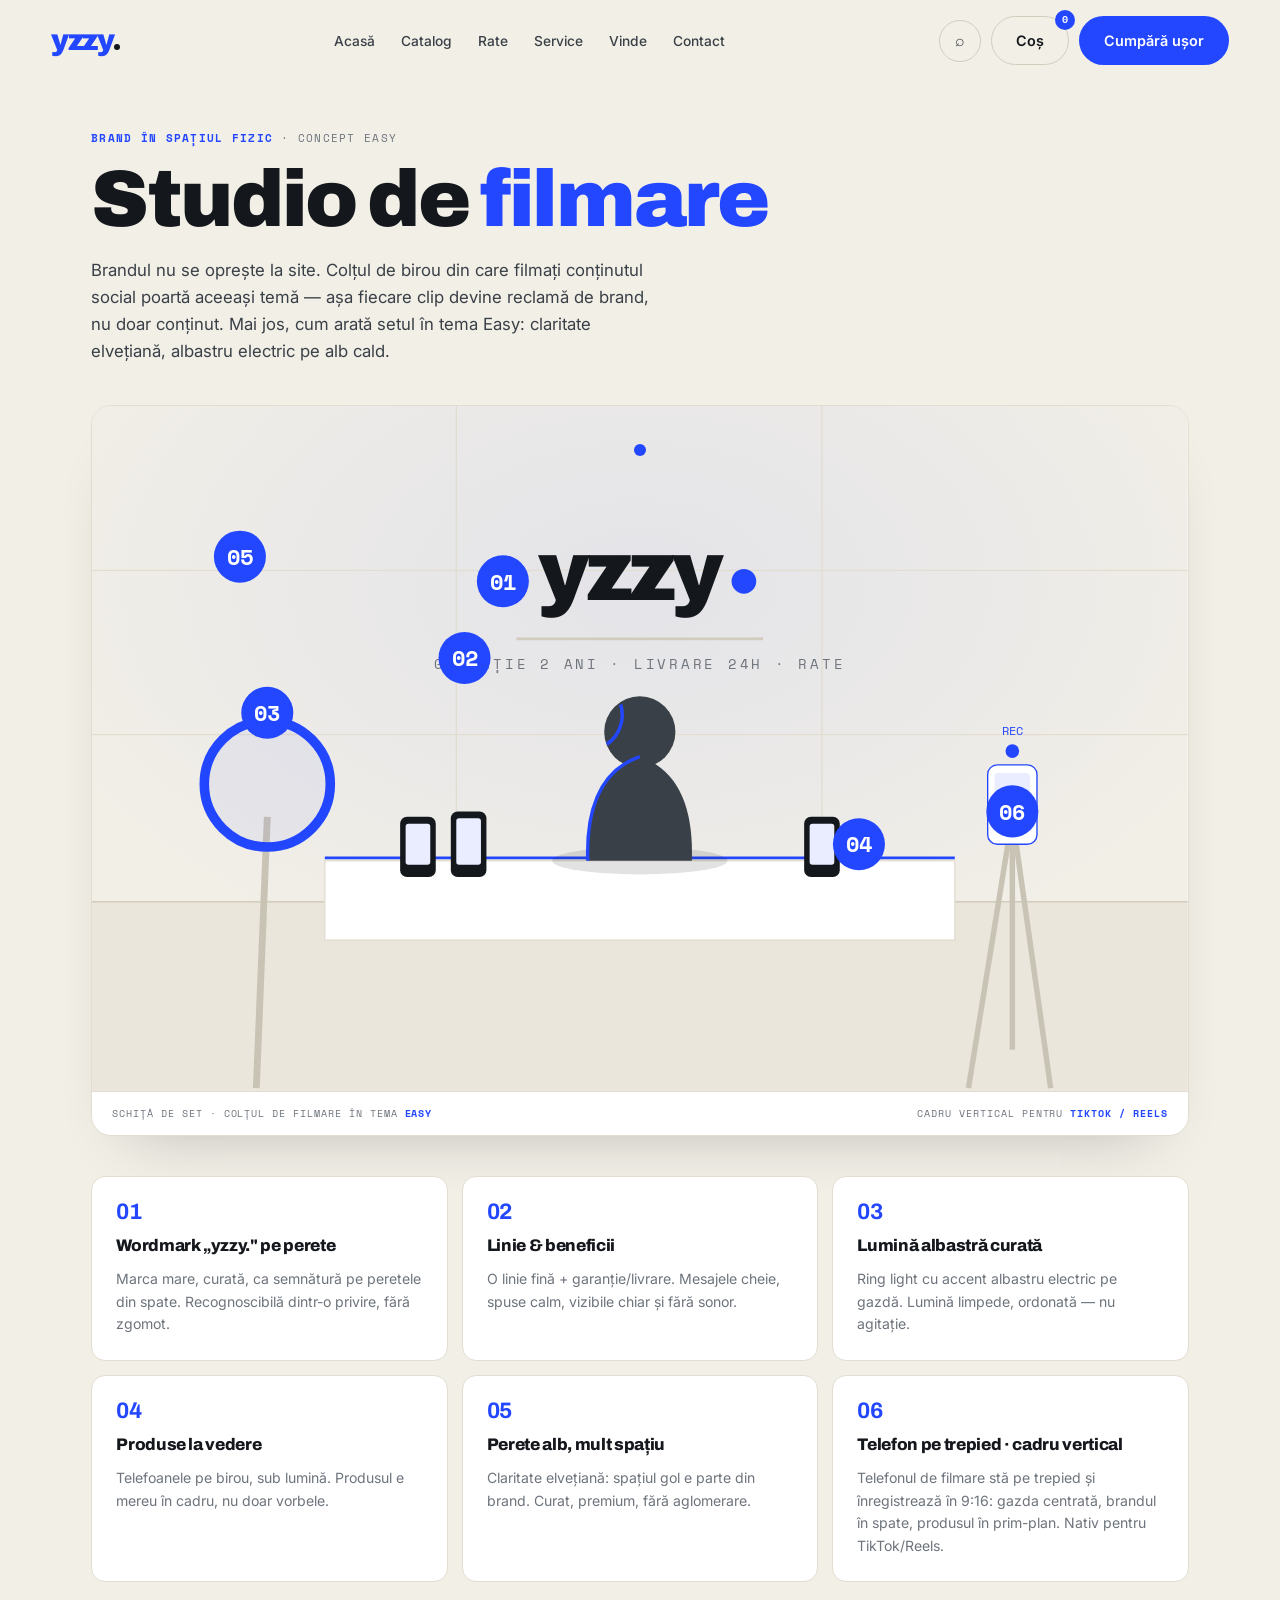
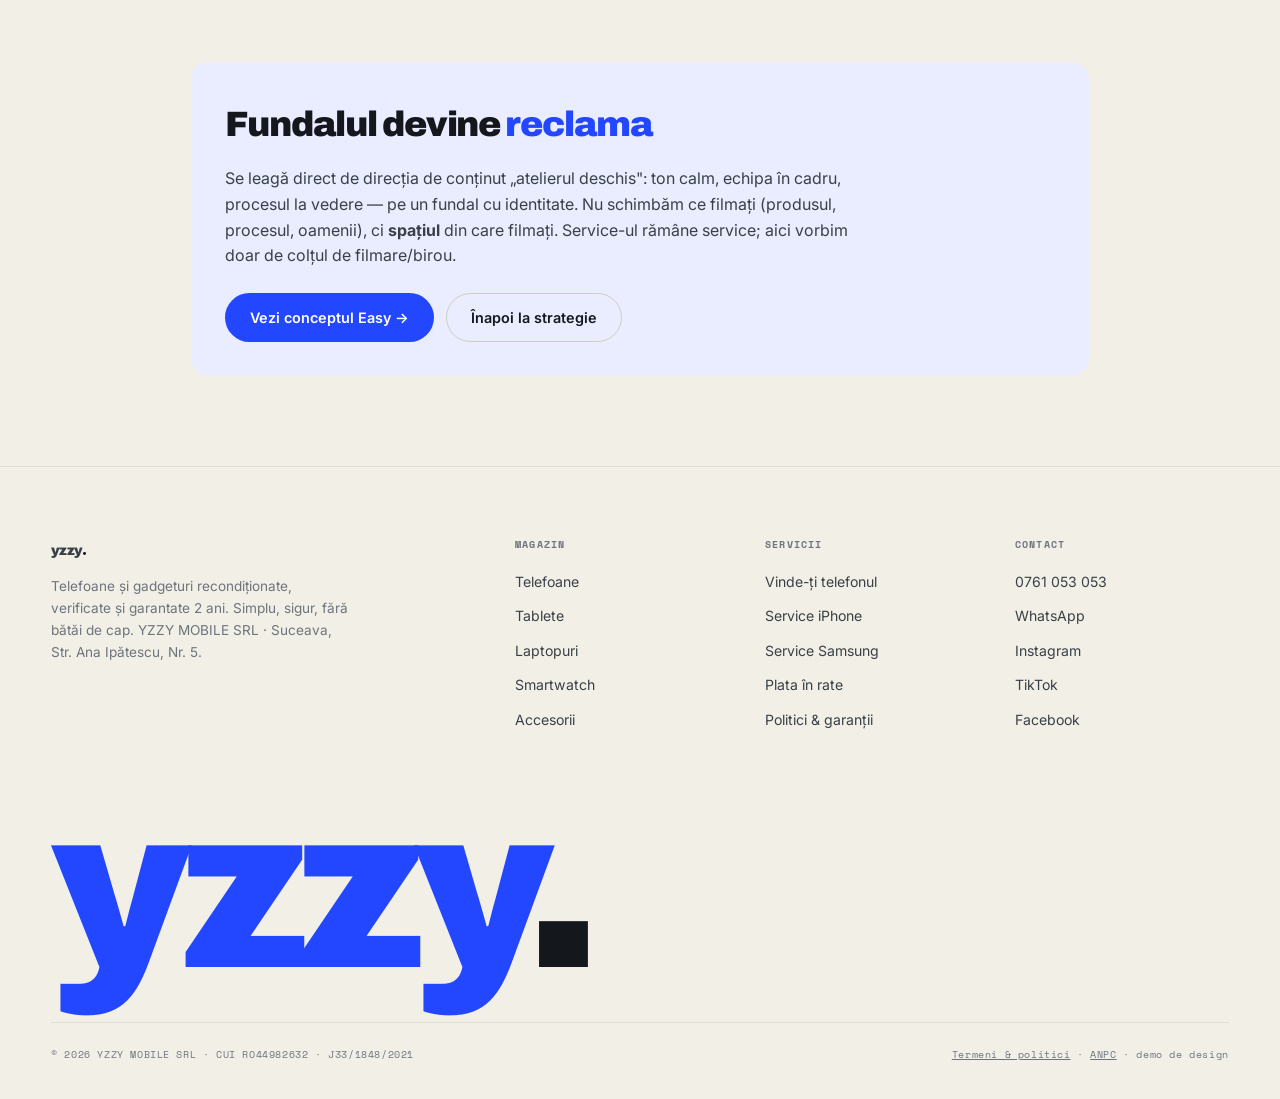
<file: studio.html>
<!DOCTYPE html>
<html lang="ro">
<head>
<meta charset="UTF-8">
<meta name="viewport" content="width=device-width, initial-scale=1.0">
<title>Studio de filmare — YZZY · concept Easy</title>
<meta name="description" content="Cum se transmite brandul YZZY pe fundalul de filmare: colțul de birou din care se filmează conținutul social, în tema Easy (albastru electric pe alb cald, claritate elvețiană).">
<link rel="stylesheet" href="theme.css?v=2">
<style>
.st-hero{padding:130px 4vw 30px;max-width:1200px;margin:0 auto}
.st-hero h1{font-size:clamp(2.6rem,7vw,5rem)}
.st-hero p{color:var(--ink-2);max-width:560px;margin-top:18px;font-size:1.05rem}
.st-wrap{max-width:1200px;margin:0 auto;padding:10px 4vw 40px}
.set{background:var(--card);border:1px solid var(--line);border-radius:20px;overflow:hidden;box-shadow:0 30px 60px -40px rgba(20,23,28,.3)}
.set svg{display:block;width:100%;height:auto}
.set-cap{font-family:var(--f-mono);font-size:.6rem;letter-spacing:.1em;text-transform:uppercase;color:var(--ink-soft);padding:14px 20px;border-top:1px solid var(--line);display:flex;justify-content:space-between;flex-wrap:wrap;gap:10px}
.set-cap b{color:var(--blue)}
.els{display:grid;grid-template-columns:repeat(3,1fr);gap:14px;max-width:1200px;margin:0 auto;padding:0 4vw 50px}
@media(max-width:900px){.els{grid-template-columns:1fr 1fr}}
@media(max-width:560px){.els{grid-template-columns:1fr}}
.el{background:var(--card);border:1px solid var(--line);border-radius:14px;padding:24px}
.el .n{font-family:var(--f-display);font-weight:900;font-size:1.4rem;color:var(--blue-tint);line-height:1;letter-spacing:-.02em;display:block;margin-bottom:10px}
.el .n b{color:var(--blue)}
.el h3{font-family:var(--f-display);font-weight:800;font-size:1.05rem;margin-bottom:8px;letter-spacing:-.02em}
.el p{color:var(--ink-soft);font-size:.88rem}
.why{max-width:1000px;margin:0 auto;padding:30px 4vw 90px}
.why .band{background:var(--blue-tint);border-radius:18px;padding:34px}
.why .band h2{font-family:var(--f-display);font-weight:900;font-size:clamp(1.5rem,3vw,2.2rem);letter-spacing:-.03em;margin-bottom:14px}
.why .band h2 em{font-style:normal;color:var(--blue)}
.why .band p{color:var(--ink-2);max-width:640px}
.why .band .cta{display:flex;gap:12px;flex-wrap:wrap;margin-top:24px}
.sec-num{font-family:var(--f-mono);font-size:.66rem;letter-spacing:.12em;color:var(--ink-soft);text-transform:uppercase;display:block;margin-bottom:14px}
.sec-num b{color:var(--blue)}
</style>
</head>
<body>
<nav id="nav"></nav>

<header class="st-hero">
  <span class="sec-num"><b>BRAND ÎN SPAȚIUL FIZIC</b> · CONCEPT EASY</span>
  <h1 class="display">Studio de <span class="blue">filmare</span></h1>
  <p>Brandul nu se oprește la site. Colțul de birou din care filmați conținutul social poartă aceeași temă — așa fiecare clip devine reclamă de brand, nu doar conținut. Mai jos, cum arată setul în tema Easy: claritate elvețiană, albastru electric pe alb cald.</p>
</header>

<div class="st-wrap">
  <div class="set">
    <svg viewBox="0 0 800 500" xmlns="http://www.w3.org/2000/svg" role="img" aria-label="Schiță a colțului de filmare YZZY în tema Easy: perete alb cu wordmark yzzy, linie cu beneficii, birou cu produse, ring light albastru și cameră pe trepied.">
      <defs>
        <radialGradient id="glow" cx="50%" cy="26%" r="60%">
          <stop offset="0" stop-color="#2347FF" stop-opacity="0.07"/><stop offset="1" stop-color="#2347FF" stop-opacity="0"/>
        </radialGradient>
      </defs>
      <rect width="800" height="500" fill="#F2EFE7"/>
      <rect width="800" height="500" fill="url(#glow)"/>
      <!-- grila subtila (Swiss) -->
      <g stroke="#E2DDD0"><line x1="0" y1="120" x2="800" y2="120"/><line x1="0" y1="240" x2="800" y2="240"/><line x1="266" y1="0" x2="266" y2="362"/><line x1="533" y1="0" x2="533" y2="362"/></g>
      <!-- podea -->
      <rect y="362" width="800" height="138" fill="#EAE6DB"/>
      <line x1="0" y1="362" x2="800" y2="362" stroke="#D2CCBC"/>
      <!-- wordmark yzzy. pe perete -->
      <text x="392" y="142" text-anchor="middle" font-family="'Archivo',sans-serif" font-weight="900" font-size="62" letter-spacing="-3" fill="#14171C">yzzy</text>
      <circle cx="476" cy="128" r="9" fill="#2347FF"/>
      <!-- linie + beneficii -->
      <line x1="310" y1="170" x2="490" y2="170" stroke="#D2CCBC" stroke-width="2"/>
      <text x="400" y="192" text-anchor="middle" font-family="'Space Mono',monospace" font-size="10.5" letter-spacing="2" fill="#6E747C">GARANȚIE 2 ANI · LIVRARE 24H · RATE</text>
      <!-- birou -->
      <line x1="170" y1="330" x2="630" y2="330" stroke="#2347FF" stroke-width="2"/>
      <rect x="170" y="332" width="460" height="58" fill="#FFFFFF" stroke="#E2DDD0"/>
      <!-- produse (telefoane) -->
      <g>
        <rect x="225" y="300" width="26" height="44" rx="5" fill="#14171C"/><rect x="229" y="305" width="18" height="30" rx="2" fill="#E9EDFF"/>
        <rect x="262" y="296" width="26" height="48" rx="5" fill="#14171C"/><rect x="266" y="301" width="18" height="34" rx="2" fill="#E9EDFF"/>
        <rect x="520" y="300" width="26" height="44" rx="5" fill="#14171C"/><rect x="524" y="305" width="18" height="30" rx="2" fill="#E9EDFF"/>
      </g>
      <!-- gazda (silueta) cu rim-light albastru -->
      <g>
        <ellipse cx="400" cy="332" rx="64" ry="10" fill="#14171C" opacity="0.12"/>
        <path d="M362 332 Q360 270 400 256 Q440 270 438 332 Z" fill="#3A4047"/>
        <circle cx="400" cy="238" r="26" fill="#3A4047"/>
        <path d="M362 332 Q360 270 400 256" fill="none" stroke="#2347FF" stroke-width="2.5"/>
        <path d="M376 247 A26 26 0 0 0 386 218" fill="none" stroke="#2347FF" stroke-width="2.5"/>
      </g>
      <!-- ring light albastru fata-stanga -->
      <line x1="120" y1="498" x2="128" y2="300" stroke="#C9C3B5" stroke-width="5"/>
      <circle cx="128" cy="276" r="46" fill="none" stroke="#2347FF" stroke-width="7"/>
      <circle cx="128" cy="276" r="46" fill="#2347FF" opacity="0.05"/>
      <!-- camera / telefon pe trepied fata-dreapta -->
      <g>
        <line x1="672" y1="300" x2="640" y2="498" stroke="#C9C3B5" stroke-width="4"/>
        <line x1="672" y1="300" x2="700" y2="498" stroke="#C9C3B5" stroke-width="4"/>
        <line x1="672" y1="300" x2="672" y2="470" stroke="#C9C3B5" stroke-width="4"/>
        <rect x="654" y="262" width="36" height="58" rx="7" fill="#FFFFFF" stroke="#2347FF"/>
        <rect x="659" y="268" width="26" height="40" rx="3" fill="#E9EDFF"/>
        <circle cx="672" cy="252" r="5" fill="#2347FF"/>
        <text x="672" y="240" text-anchor="middle" font-family="'Space Mono',monospace" font-size="9" fill="#2347FF">REC</text>
      </g>
      <!-- numere de identificare -->
      <g font-family="'Space Mono',monospace" font-weight="700" font-size="16" text-anchor="middle">
        <circle cx="300" cy="128" r="19" fill="#2347FF"/><text x="300" y="134" fill="#fff">01</text>
        <circle cx="272" cy="184" r="19" fill="#2347FF"/><text x="272" y="190" fill="#fff">02</text>
        <circle cx="128" cy="224" r="19" fill="#2347FF"/><text x="128" y="230" fill="#fff">03</text>
        <circle cx="560" cy="320" r="19" fill="#2347FF"/><text x="560" y="326" fill="#fff">04</text>
        <circle cx="108" cy="110" r="19" fill="#2347FF"/><text x="108" y="116" fill="#fff">05</text>
        <circle cx="672" cy="296" r="19" fill="#2347FF"/><text x="672" y="302" fill="#fff">06</text>
      </g>
    </svg>
    <div class="set-cap"><span>Schiță de set · colțul de filmare în tema <b>Easy</b></span><span>Cadru vertical pentru <b>TikTok / Reels</b></span></div>
  </div>
</div>

<section class="els" style="padding-top:0">
  <div class="el"><span class="n"><b>01</b></span><h3>Wordmark „yzzy." pe perete</h3><p>Marca mare, curată, ca semnătură pe peretele din spate. Recognoscibilă dintr-o privire, fără zgomot.</p></div>
  <div class="el"><span class="n"><b>02</b></span><h3>Linie & beneficii</h3><p>O linie fină + garanție/livrare. Mesajele cheie, spuse calm, vizibile chiar și fără sonor.</p></div>
  <div class="el"><span class="n"><b>03</b></span><h3>Lumină albastră curată</h3><p>Ring light cu accent albastru electric pe gazdă. Lumină limpede, ordonată — nu agitație.</p></div>
  <div class="el"><span class="n"><b>04</b></span><h3>Produse la vedere</h3><p>Telefoanele pe birou, sub lumină. Produsul e mereu în cadru, nu doar vorbele.</p></div>
  <div class="el"><span class="n"><b>05</b></span><h3>Perete alb, mult spațiu</h3><p>Claritate elvețiană: spațiul gol e parte din brand. Curat, premium, fără aglomerare.</p></div>
  <div class="el"><span class="n"><b>06</b></span><h3>Telefon pe trepied · cadru vertical</h3><p>Telefonul de filmare stă pe trepied și înregistrează în 9:16: gazda centrată, brandul în spate, produsul în prim-plan. Nativ pentru TikTok/Reels.</p></div>
</section>

<section class="why">
  <div class="band">
    <h2>Fundalul devine <em>reclama</em></h2>
    <p>Se leagă direct de direcția de conținut „atelierul deschis": ton calm, echipa în cadru, procesul la vedere — pe un fundal cu identitate. Nu schimbăm ce filmați (produsul, procesul, oamenii), ci <b>spațiul</b> din care filmați. Service-ul rămâne service; aici vorbim doar de colțul de filmare/birou.</p>
    <div class="cta">
      <a class="btn btn-blue" href="index.html">Vezi conceptul Easy →</a>
      <a class="btn btn-ghost" href="prezentare.html">Înapoi la strategie</a>
    </div>
  </div>
</section>

<footer id="footer"></footer>

<script src="data/catalog.js?v=2"></script>
<script src="app.js?v=2"></script>
<script>
renderNav('');
renderFooter(document.getElementById('footer'));
</script>
</body>
</html>
</file>
<file: theme.css>
/* YZZY — EASY · temă comună (albastru electric pe alb cald, claritate elvețiană) */
@import url('https://fonts.googleapis.com/css2?family=Archivo:wght@400;500;600;700;800;900&family=Inter:wght@400;500;600&family=Space+Mono:wght@400;700&display=swap');

:root{
  --paper:#F2EFE7;
  --paper-2:#EAE6DB;
  --card:#FFFFFF;
  --ink:#14171C;
  --ink-2:#3A4047;
  --ink-soft:#6E747C;
  --line:#E2DDD0;
  --line-2:#D2CCBC;
  --blue:#2347FF;
  --blue-dark:#1733CC;
  --blue-tint:#E9EDFF;
  --ok:#1FA463;
  --radius:18px;
  --f-display:'Archivo',sans-serif;
  --f-text:'Inter',sans-serif;
  --f-mono:'Space Mono',monospace;
}
*{margin:0;padding:0;box-sizing:border-box}
html{scroll-behavior:smooth}
body{background:var(--paper);color:var(--ink);font-family:var(--f-text);font-size:16px;line-height:1.6;-webkit-font-smoothing:antialiased;overflow-x:hidden;cursor:none}
::selection{background:var(--blue);color:#fff}
a{color:inherit}
img{max-width:100%}

.display{font-family:var(--f-display);font-weight:900;letter-spacing:-.03em;line-height:.98}
.mono{font-family:var(--f-mono);letter-spacing:.04em;text-transform:uppercase}
.blue{color:var(--blue)}
.muted{color:var(--ink-soft)}
.dot{color:var(--blue)}

/* ---------- cursor (punctul de brand) ---------- */
.cur{position:fixed;width:12px;height:12px;border-radius:50%;background:var(--blue);pointer-events:none;z-index:10000;transform:translate(-50%,-50%);transition:width .2s,height .2s,background .2s}
.cur.big{width:42px;height:42px;background:rgba(35,71,255,.18)}
@media(hover:none){.cur{display:none}body{cursor:auto}}

/* ---------- nav ---------- */
nav{position:fixed;top:0;left:0;right:0;z-index:100;display:flex;align-items:center;justify-content:space-between;gap:16px;padding:16px 4vw;transition:background .3s,border-color .3s,box-shadow .3s;border-bottom:1px solid transparent}
nav.scrolled{background:rgba(242,239,231,.85);backdrop-filter:blur(16px);border-bottom-color:var(--line);box-shadow:0 1px 0 rgba(0,0,0,.02)}
.logo{font-family:var(--f-display);font-weight:900;font-size:1.85rem;letter-spacing:-.05em;text-decoration:none;color:var(--blue);display:inline-flex;align-items:baseline;line-height:1}
.logo .d{width:.2em;height:.2em;border-radius:50%;background:var(--ink);display:inline-block;margin-left:.04em;transition:transform .25s}
.logo:hover .d{transform:translateY(-.15em)}
.nav-links{display:flex;gap:26px;list-style:none}
.nav-links a{font-family:var(--f-text);font-size:.86rem;font-weight:500;color:var(--ink-2);text-decoration:none;transition:color .2s;padding:6px 0;position:relative}
.nav-links a::after{content:"";position:absolute;left:0;bottom:0;width:0;height:2px;background:var(--blue);transition:width .25s}
.nav-links a:hover,.nav-links a.active{color:var(--ink)}
.nav-links a:hover::after,.nav-links a.active::after{width:100%}
.nav-cta{display:flex;gap:10px;align-items:center}
.btn{display:inline-flex;align-items:center;justify-content:center;gap:8px;font-family:var(--f-text);font-weight:600;font-size:.9rem;padding:12px 24px;border-radius:100px;text-decoration:none;border:1.5px solid transparent;cursor:none;transition:transform .2s,background .2s,color .2s,border-color .2s,box-shadow .3s}
.btn:hover{transform:translateY(-2px)}
.btn-blue{background:var(--blue);color:#fff}
.btn-blue:hover{background:var(--blue-dark);box-shadow:0 10px 26px -8px rgba(35,71,255,.5)}
.btn-ghost{border-color:var(--line-2);color:var(--ink)}
.btn-ghost:hover{border-color:var(--ink);background:var(--ink);color:#fff}
#cartBtn{position:relative}
.cart-count{position:absolute;top:-7px;right:-7px;min-width:20px;height:20px;border-radius:100px;background:var(--blue);color:#fff;font-family:var(--f-mono);font-size:.62rem;font-weight:700;display:grid;place-items:center;padding:0 5px}
.icon-btn{width:42px;height:42px;border-radius:50%;border:1.5px solid var(--line-2);background:none;color:var(--ink-2);cursor:none;display:grid;place-items:center;font-size:1rem;transition:color .2s,border-color .2s,background .2s}
.icon-btn:hover{color:#fff;border-color:var(--blue);background:var(--blue)}
@media(max-width:980px){.nav-links{display:none}}

/* ---------- marquee ---------- */
.marq{background:var(--ink);overflow:hidden;padding:13px 0}
.marq-track{display:flex;gap:40px;width:max-content;animation:scroll 28s linear infinite}
.marq-track:hover{animation-play-state:paused}
.marq-track span{font-family:var(--f-text);font-size:.82rem;font-weight:500;color:var(--paper);white-space:nowrap;display:flex;align-items:center;gap:40px}
.marq-track i{font-style:normal;width:6px;height:6px;border-radius:50%;background:var(--blue);display:inline-block}
@keyframes scroll{to{transform:translateX(-50%)}}

/* ---------- secțiuni ---------- */
section{padding:90px 4vw;position:relative}
.sec-head{display:flex;align-items:flex-end;justify-content:space-between;gap:24px;margin-bottom:46px;flex-wrap:wrap}
.sec-num{font-family:var(--f-mono);font-size:.66rem;letter-spacing:.12em;color:var(--ink-soft);text-transform:uppercase}
.sec-num b{color:var(--blue)}
.sec-title{font-family:var(--f-display);font-weight:900;font-size:clamp(2rem,5vw,4rem);line-height:1;letter-spacing:-.03em}
.sec-title em{font-style:normal;color:var(--blue)}
.reveal{opacity:0;transform:translateY(34px);transition:opacity .7s cubic-bezier(.22,1,.36,1),transform .7s cubic-bezier(.22,1,.36,1)}
.reveal.in{opacity:1;transform:none}

/* ---------- board / tabel produse ---------- */
.board{background:var(--card);border:1px solid var(--line);border-radius:var(--radius);overflow:hidden}
.board-row{display:flex;gap:14px;align-items:center;padding:15px 20px;border-bottom:1px solid var(--line);font-size:.86rem;text-decoration:none;transition:background .18s}
.board-row:last-child{border-bottom:none}
a.board-row:hover{background:var(--blue-tint)}
.board-row .col-name{flex:2;min-width:0;color:var(--ink);font-weight:500;white-space:nowrap;overflow:hidden;text-overflow:ellipsis}
.board-row .col-state{width:120px;color:var(--ok);flex:none;font-family:var(--f-mono);font-size:.7rem;text-transform:uppercase}
.board-row .col-tag{flex:1.4;min-width:0;color:var(--ink-soft);font-family:var(--f-mono);font-size:.68rem;white-space:nowrap;overflow:hidden;text-overflow:ellipsis}
.board-row .col-price{color:var(--ink);font-family:var(--f-display);font-weight:800;font-size:1rem;flex:none;letter-spacing:-.02em}
.board-head{background:var(--paper-2);color:var(--ink-soft)}
.board-head .col-state,.board-head .col-price,.board-head .col-name{color:var(--ink-soft);font-family:var(--f-mono);font-weight:400;font-size:.64rem;text-transform:uppercase;letter-spacing:.08em}

/* ---------- carduri produs ---------- */
.pgrid{display:grid;grid-template-columns:repeat(4,1fr);gap:16px}
.pcard{position:relative;background:var(--card);border:1px solid var(--line);border-radius:var(--radius);padding:18px;display:flex;flex-direction:column;gap:5px;text-decoration:none;color:var(--ink);transition:transform .3s cubic-bezier(.22,1,.36,1),box-shadow .3s,border-color .3s;overflow:hidden}
.pcard:hover{transform:translateY(-6px);box-shadow:0 22px 44px -22px rgba(20,23,28,.22);border-color:var(--line-2)}
.pvis{position:relative;height:172px;border-radius:12px;background:var(--paper);display:grid;place-items:center;margin-bottom:12px;overflow:hidden}
.pvis img{max-width:74%;max-height:82%;object-fit:contain;mix-blend-mode:multiply;transition:transform .4s cubic-bezier(.22,1,.36,1)}
.pcard:hover .pvis img{transform:scale(1.06)}
.ptag{position:absolute;top:10px;left:10px;z-index:2;font-family:var(--f-mono);font-size:.56rem;letter-spacing:.06em;text-transform:uppercase;color:#fff;background:var(--blue);padding:4px 9px;border-radius:100px;font-weight:700}
.pname{font-weight:600;font-size:.95rem;line-height:1.3;display:-webkit-box;-webkit-line-clamp:2;-webkit-box-orient:vertical;overflow:hidden;min-height:2.5em}
.pstate{font-family:var(--f-mono);font-size:.6rem;letter-spacing:.04em;text-transform:uppercase;color:var(--ink-soft)}
.pfoot{display:flex;align-items:center;justify-content:space-between;margin-top:12px}
.pprice{font-family:var(--f-display);font-weight:800;font-size:1.3rem;letter-spacing:-.02em}
.pprice s{font-family:var(--f-mono);font-weight:400;font-size:.62rem;color:var(--ink-soft);margin-right:7px;letter-spacing:0}
.padd{width:38px;height:38px;border-radius:50%;background:var(--blue-tint);border:none;color:var(--blue);font-size:1.15rem;cursor:none;display:grid;place-items:center;transition:background .2s,transform .2s,color .2s}
.padd:hover{background:var(--blue);color:#fff;transform:scale(1.12)}
@media(max-width:1100px){.pgrid{grid-template-columns:repeat(3,1fr)}}
@media(max-width:820px){.pgrid{grid-template-columns:repeat(2,1fr)}}
@media(max-width:520px){.pgrid{grid-template-columns:1fr}}

/* ---------- pills ---------- */
.pills{display:flex;gap:8px;flex-wrap:wrap}
.pill{font-family:var(--f-text);font-size:.82rem;font-weight:500;padding:9px 18px;border-radius:100px;border:1.5px solid var(--line-2);background:var(--card);color:var(--ink-2);cursor:none;transition:all .2s;text-decoration:none}
.pill:hover{border-color:var(--blue);color:var(--blue)}
.pill.active{background:var(--blue);color:#fff;border-color:var(--blue)}

/* ---------- parteneri ---------- */
.partner-tile{background:var(--card);border-radius:12px;padding:16px 20px;display:grid;place-items:center;text-decoration:none;border:1px solid var(--line);transition:transform .25s,box-shadow .3s,border-color .25s;min-height:84px}
.partner-tile img{max-height:42px;max-width:100%;object-fit:contain}
.partner-tile:hover{transform:translateY(-3px);border-color:var(--blue);box-shadow:0 14px 30px -16px rgba(35,71,255,.4)}

/* ---------- footer ---------- */
footer{border-top:1px solid var(--line);padding:70px 4vw 36px;background:var(--paper)}
.foot-grid{display:grid;grid-template-columns:2fr 1fr 1fr 1fr;gap:36px;margin-bottom:56px}
.foot-grid h5{font-family:var(--f-mono);font-size:.62rem;letter-spacing:.12em;text-transform:uppercase;color:var(--ink-soft);margin-bottom:16px}
.foot-grid ul{list-style:none}
.foot-grid li{margin-bottom:9px}
.foot-grid a{color:var(--ink-2);text-decoration:none;font-size:.88rem;transition:color .2s}
.foot-grid a:hover{color:var(--blue)}
.foot-brand p{color:var(--ink-soft);font-size:.85rem;max-width:300px;margin-top:14px}
.foot-mega{font-family:var(--f-display);font-weight:900;font-size:clamp(4rem,18vw,17rem);line-height:.8;letter-spacing:-.05em;color:var(--blue);margin-bottom:40px}
.foot-mega .d{color:var(--ink)}
.foot-bottom{display:flex;justify-content:space-between;gap:18px;flex-wrap:wrap;border-top:1px solid var(--line);padding-top:24px;font-family:var(--f-mono);font-size:.62rem;letter-spacing:.06em;color:var(--ink-soft)}
.foot-bottom a{color:inherit}
@media(max-width:900px){.foot-grid{grid-template-columns:1fr 1fr}}

/* ---------- toast ---------- */
.toast{position:fixed;bottom:24px;left:50%;transform:translate(-50%,80px);background:var(--ink);color:#fff;font-family:var(--f-text);font-weight:500;font-size:.84rem;padding:14px 22px;border-radius:100px;z-index:300;transition:transform .4s cubic-bezier(.34,1.56,.64,1);pointer-events:none;box-shadow:0 18px 40px -16px rgba(20,23,28,.5)}
.toast.show{transform:translate(-50%,0)}
.toast b{color:#8FA6FF}

/* ---------- search ---------- */
.search-ov{position:fixed;inset:0;background:rgba(242,239,231,.96);backdrop-filter:blur(10px);z-index:250;display:none;padding:14vh 6vw 0;flex-direction:column;align-items:center}
.search-ov.show{display:flex}
.search-ov input{width:min(640px,100%);background:none;border:none;border-bottom:2px solid var(--blue);color:var(--ink);font-family:var(--f-display);font-weight:800;font-size:clamp(1.5rem,4vw,2.6rem);letter-spacing:-.02em;padding:10px 4px;outline:none}
.search-ov input::placeholder{color:var(--line-2)}
.search-res{width:min(640px,100%);margin-top:18px;max-height:50vh;overflow:auto}
.search-res a{display:flex;justify-content:space-between;gap:14px;padding:13px 6px;border-bottom:1px solid var(--line);text-decoration:none;color:var(--ink);font-size:.9rem;transition:color .15s}
.search-res a:hover{color:var(--blue)}
.search-res a b{font-family:var(--f-display);font-weight:800;white-space:nowrap}
.search-close{position:absolute;top:26px;right:5vw}

@media(prefers-reduced-motion:reduce){*{animation-duration:.01ms !important;transition-duration:.01ms !important}}
</file>
